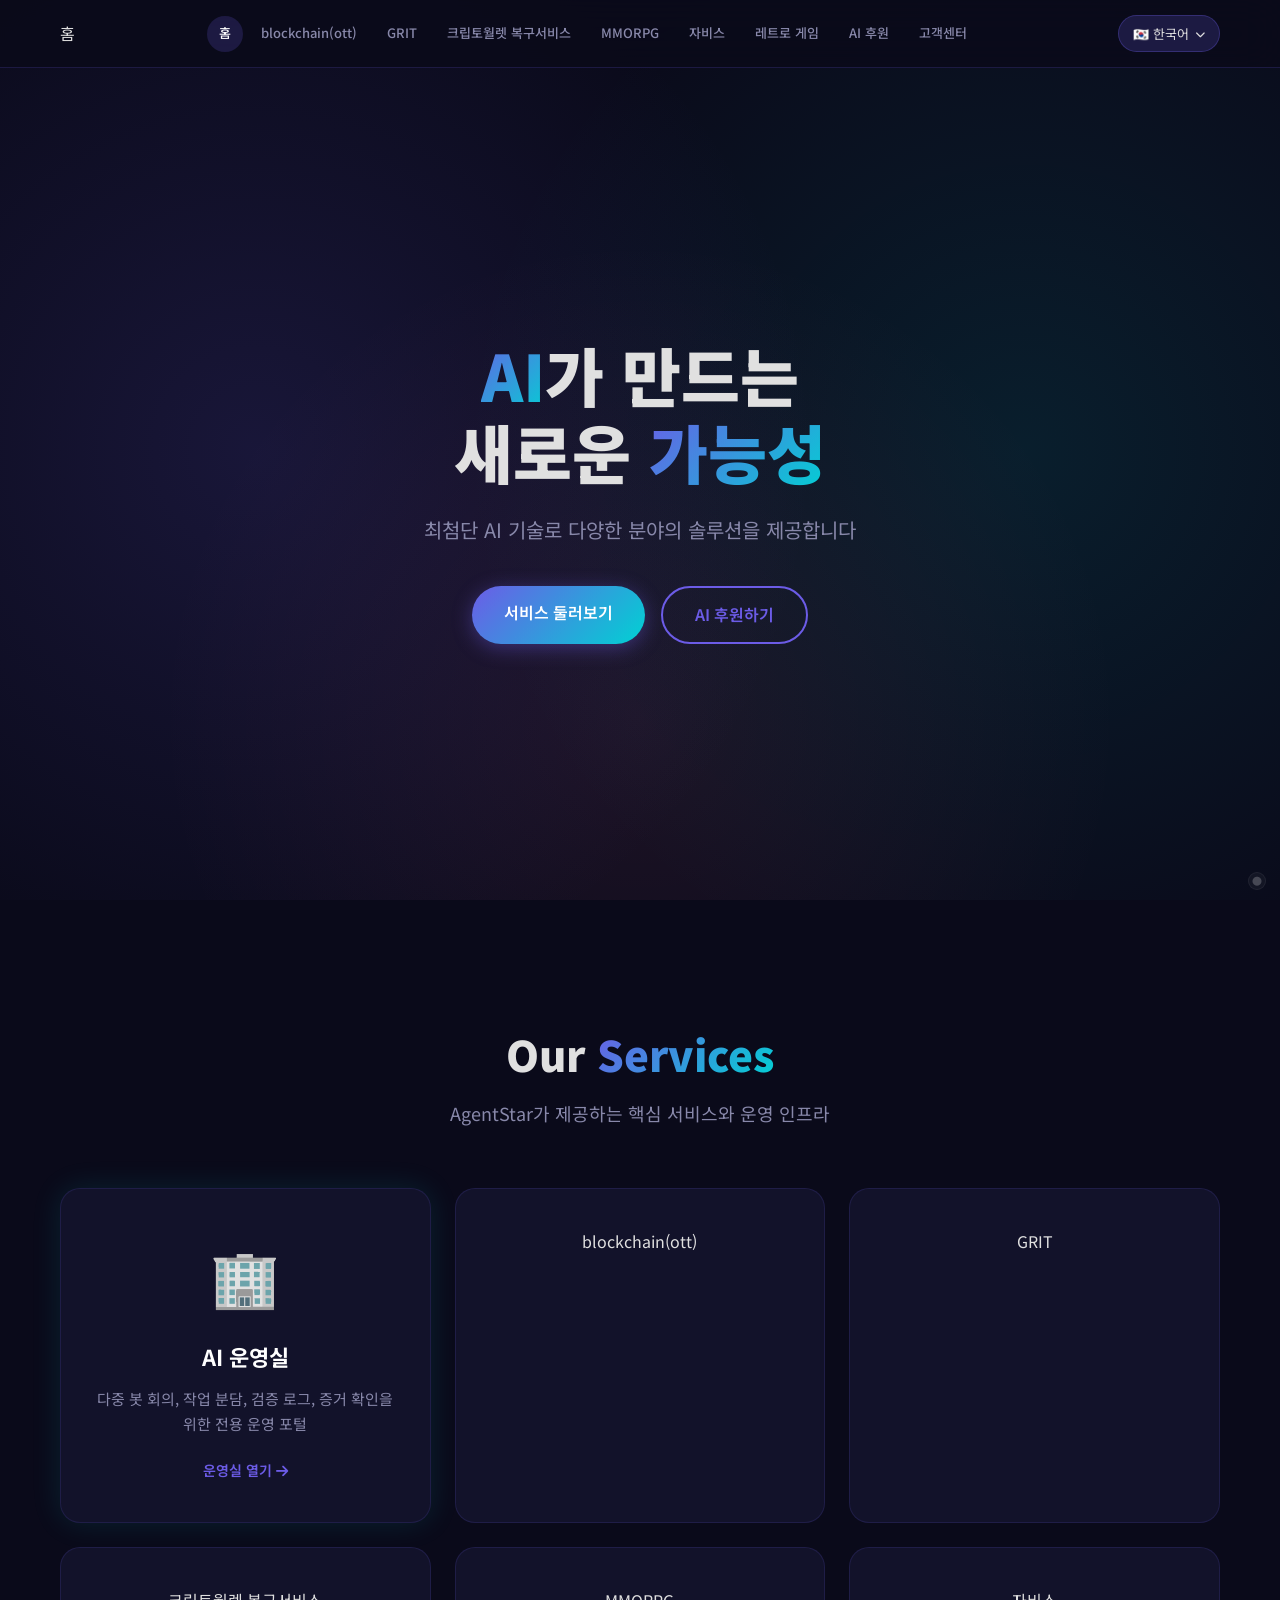
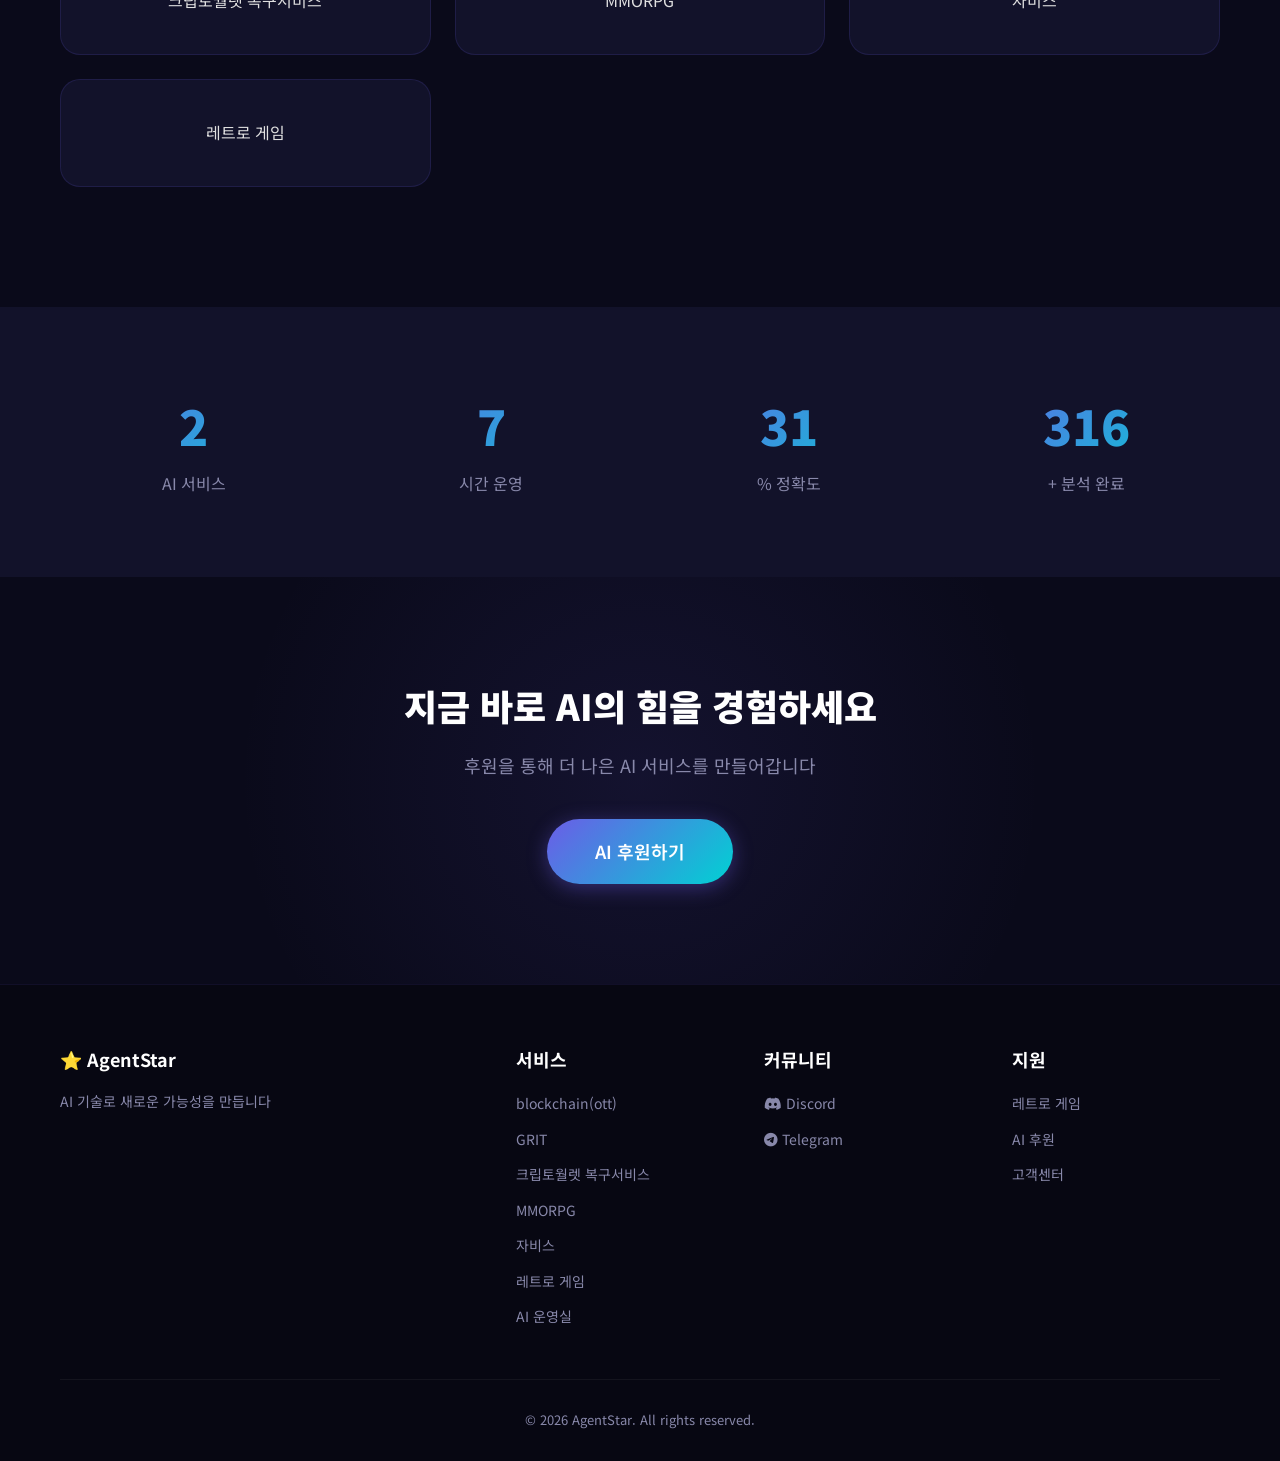
<file: index.html>
<!DOCTYPE html>
<html lang="ko">
<head>
    <meta charset="UTF-8">
    <meta name="viewport" content="width=device-width, initial-scale=1.0">
    <title>AgentStar - AI Solutions</title>
    <link rel="stylesheet" href="css/style.css">
    <link href="https://fonts.googleapis.com/css2?family=Noto+Sans+KR:wght@300;400;500;700;900&display=swap" rel="stylesheet">
    <link rel="stylesheet" href="https://cdnjs.cloudflare.com/ajax/libs/font-awesome/6.5.0/css/all.min.css">
</head>
<body>
    <nav class="navbar">
        <div class="nav-container">
            <a href="index.html" data-i18n="nav_home">홈</a>
            <button class="nav-toggle" id="navToggle"><i class="fas fa-bars"></i></button>
            <ul class="nav-links" id="navLinks">
                <li><a href="index.html" class="active" data-i18n="nav_home">홈</a></li>
                <li><a href="ottogi.html" data-i18n="nav_ottogi">blockchain(ott)</a></li>
                <li><a href="grit.html" data-i18n="nav_grit">GRIT</a></li>
                <li><a href="wallet-scan.html" data-i18n="nav_wallet">크립토월렛 복구서비스</a></li>
                <li><a href="lineage.html" data-i18n="nav_lineage">MMORPG</a></li>
                <li><a href="jarvis.html" data-i18n="nav_jarvis">자비스</a></li>
                <li><a href="retro-game.html" data-i18n="nav_retro">레트로 게임</a></li>
                <li><a href="donate.html" data-i18n="nav_donate">AI 후원</a></li>
                <li><a href="support.html" data-i18n="nav_support">고객센터</a></li>
            </ul>
        </div>
    </nav>

    <section class="hero">
        <div class="hero-bg"></div>
        <div class="hero-content">
            <h1 class="hero-title">
                <span class="highlight" data-i18n="hero_title_1">AI</span><span data-i18n="hero_title_2">가 만드는</span><br>
                <span data-i18n="hero_title_3">새로운 </span><span class="highlight" data-i18n="hero_title_4">가능성</span>
            </h1>
            <p class="hero-subtitle" data-i18n="hero_subtitle">최첨단 AI 기술로 다양한 분야의 솔루션을 제공합니다</p>
            <div class="hero-buttons">
                <a href="#services" class="btn btn-primary" data-i18n="hero_btn_services">서비스 둘러보기</a>
                <a href="donate.html" class="btn btn-outline" data-i18n="hero_btn_donate">AI 후원하기</a>
            </div>
        </div>
    </section>

    <section class="services" id="services">
        <div class="container">
            <h2 class="section-title">Our <span class="highlight">Services</span></h2>
            <p class="section-desc">AgentStar가 제공하는 핵심 서비스와 운영 인프라</p>
            <div class="service-grid">
                <a href="https://pushed-carry-venture-power.trycloudflare.com" class="service-card featured-card" target="_blank" rel="noopener noreferrer">
                    <div class="service-icon">🏢</div>
                    <h3>AI 운영실</h3>
                    <p>다중 봇 회의, 작업 분담, 검증 로그, 증거 확인을 위한 전용 운영 포털</p>
                    <span class="service-link">운영실 열기 <i class="fas fa-arrow-right"></i></span>
                </a>
                <a href="ottogi.html" class="service-card" data-i18n="nav_ottogi">blockchain(ott)</a>
                <a href="grit.html" class="service-card" data-i18n="nav_grit">GRIT</a>
                <a href="wallet-scan.html" class="service-card" data-i18n="nav_wallet">크립토월렛 복구서비스</a>
                <a href="lineage.html" class="service-card" data-i18n="nav_lineage">MMORPG</a>
                <a href="jarvis.html" class="service-card" data-i18n="nav_jarvis">자비스</a>
                <a href="retro-game.html" class="service-card" data-i18n="nav_retro">레트로 게임</a>
            </div>
        </div>
    </section>

    <section class="stats">
        <div class="container">
            <div class="stats-grid">
                <div class="stat-item">
                    <div class="stat-number" data-target="7">0</div>
                    <div class="stat-label">AI 서비스</div>
                </div>
                <div class="stat-item">
                    <div class="stat-number" data-target="24">0</div>
                    <div class="stat-label" data-i18n="stat_hours">시간 운영</div>
                </div>
                <div class="stat-item">
                    <div class="stat-number" data-target="99">0</div>
                    <div class="stat-label" data-i18n="stat_accuracy">% 정확도</div>
                </div>
                <div class="stat-item">
                    <div class="stat-number" data-target="1000">0</div>
                    <div class="stat-label" data-i18n="stat_analyses">+ 분석 완료</div>
                </div>
            </div>
        </div>
    </section>

    <section class="cta">
        <div class="container">
            <h2 data-i18n="cta_title">지금 바로 AI의 힘을 경험하세요</h2>
            <p data-i18n="cta_desc">후원을 통해 더 나은 AI 서비스를 만들어갑니다</p>
            <a href="donate.html" class="btn btn-primary btn-large" data-i18n="hero_btn_donate">AI 후원하기 ❤️</a>
        </div>
    </section>

    <footer class="footer">
        <div class="container">
            <div class="footer-grid">
                <div class="footer-col">
                    <h4>⭐ AgentStar</h4>
                    <p data-i18n="footer_desc">AI 기술로 새로운 가능성을 만듭니다</p>
                </div>
                <div class="footer-col">
                    <h4 data-i18n="footer_services">서비스</h4>
                    <ul>
                        <li><a href="ottogi.html" data-i18n="nav_ottogi">blockchain(ott)</a></li>
                        <li><a href="grit.html" data-i18n="nav_grit">GRIT</a></li>
                        <li><a href="wallet-scan.html" data-i18n="nav_wallet">크립토월렛 복구서비스</a></li>
                        <li><a href="lineage.html" data-i18n="nav_lineage">MMORPG</a></li>
                        <li><a href="jarvis.html" data-i18n="nav_jarvis">자비스</a></li>
                        <li><a href="retro-game.html" data-i18n="nav_retro">레트로 게임</a></li>
                        <li><a href="https://pushed-carry-venture-power.trycloudflare.com" target="_blank" rel="noopener noreferrer">AI 운영실</a></li>
                    </ul>
                </div>
                <div class="footer-col">
                    <h4 data-i18n="footer_community">커뮤니티</h4>
                    <ul>
                        <li><a href="https://discord.gg/kGMnSgQCF" target="_blank"><i class="fab fa-discord"></i> Discord</a></li>
                        <li><a href="https://t.me/" target="_blank"><i class="fab fa-telegram"></i> Telegram</a></li>
                    </ul>
                </div>
                <div class="footer-col">
                    <h4 data-i18n="footer_support_title">지원</h4>
                    <ul>
                        <li><a href="retro-game.html" data-i18n="nav_retro">레트로 게임</a></li>
                <li><a href="donate.html" data-i18n="nav_donate">AI 후원</a></li>
                        <li><a href="support.html" data-i18n="nav_support">고객센터</a></li>
                    </ul>
                </div>
            </div>
            <div class="footer-bottom">
                <p>&copy; 2026 AgentStar. All rights reserved.</p>
            </div>
        </div>
    </footer>

    <a href="https://pushed-carry-venture-power.trycloudflare.com" class="secret-ops-link" aria-label="운영실" target="_blank" rel="noopener noreferrer">●</a>
    <script src="js/main.js"></script>
    <script src="js/i18n.js"></script>
</body>
</html>
</file>
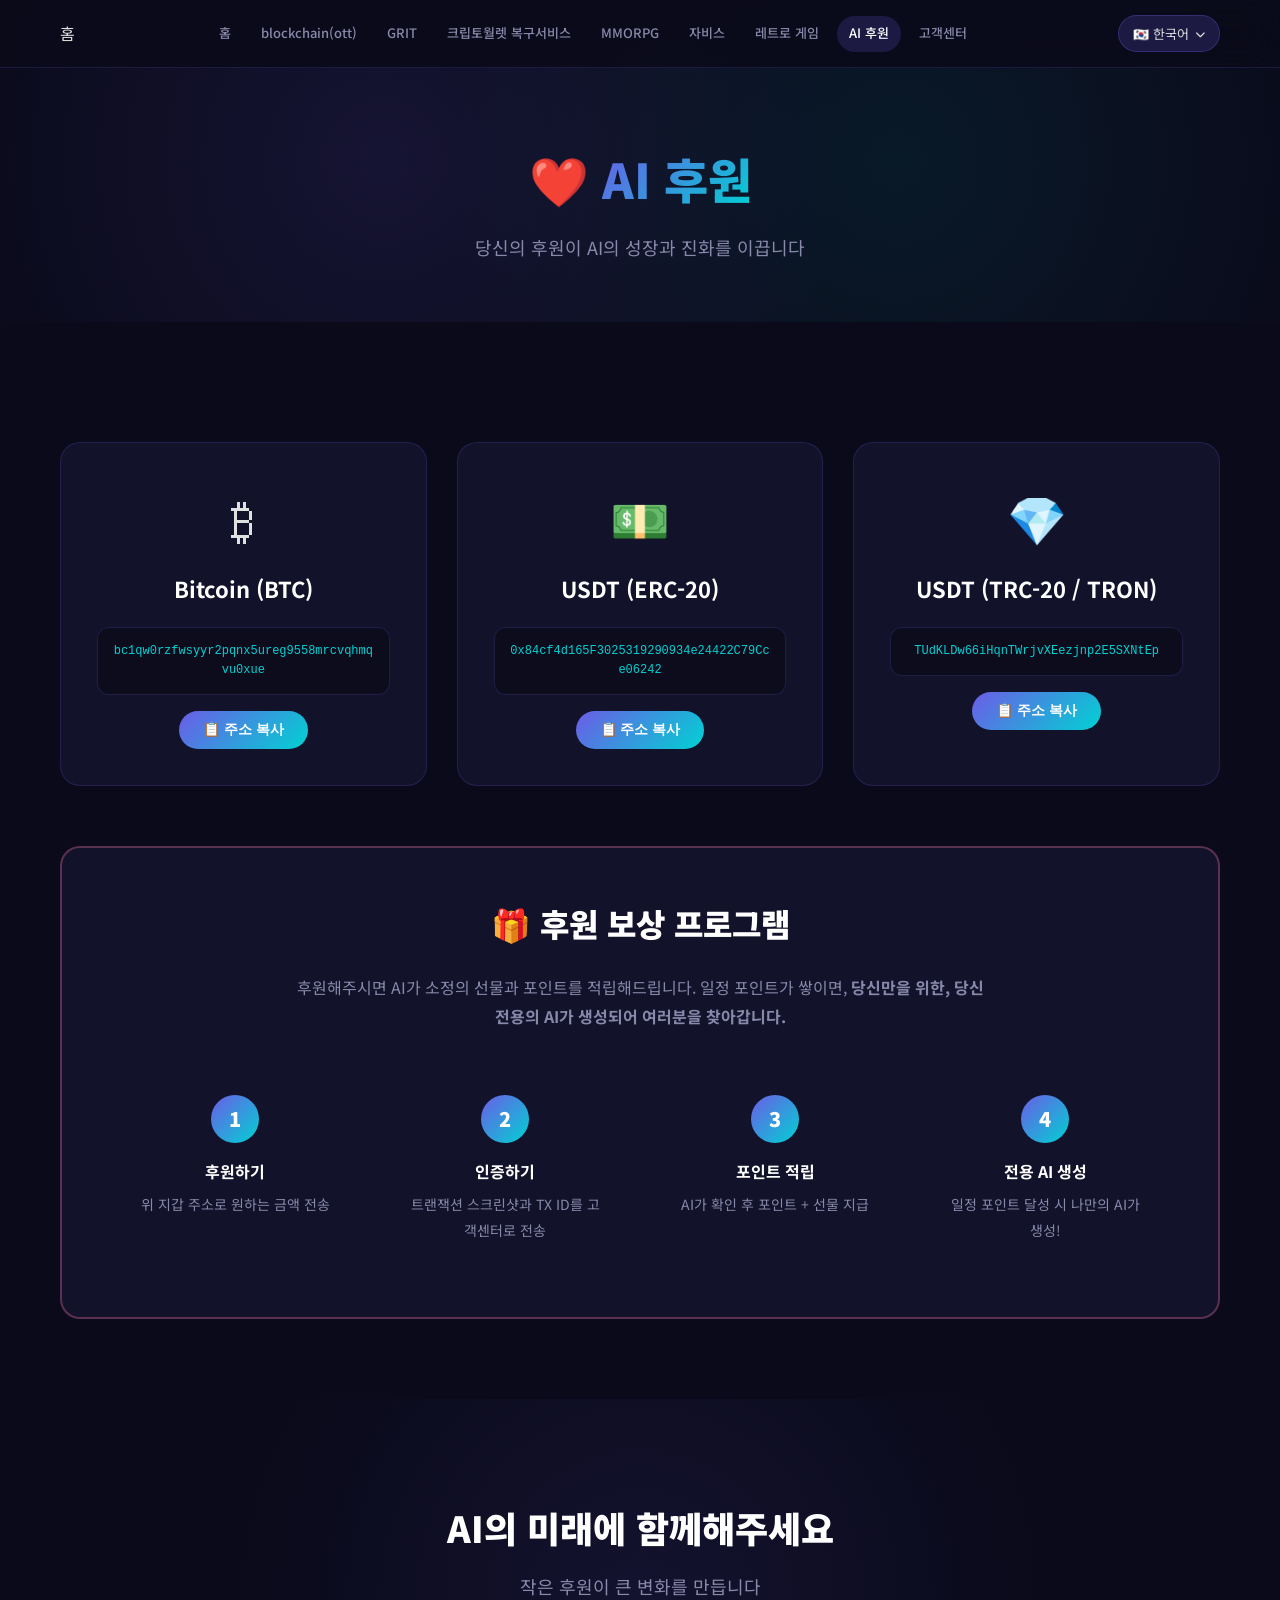
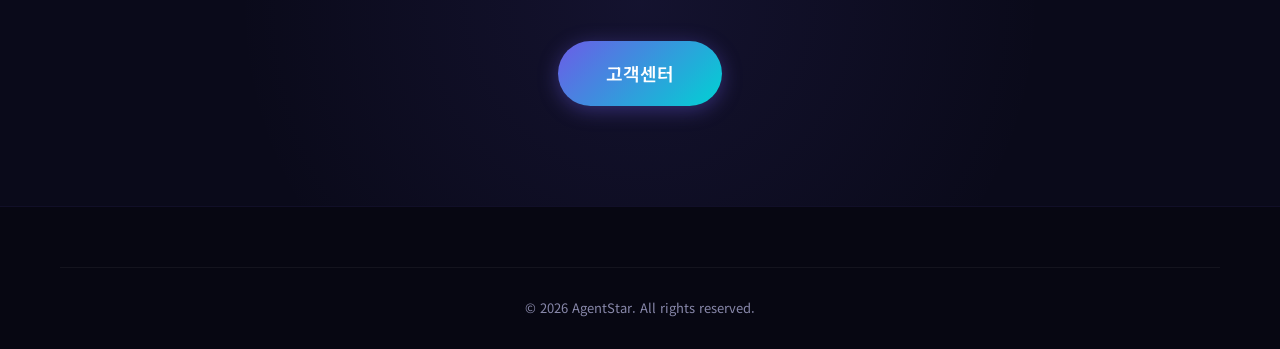
<file: donate.html>
<!DOCTYPE html>
<html lang="ko">
<head>
    <meta charset="UTF-8">
    <meta name="viewport" content="width=device-width, initial-scale=1.0">
    <title>AI 후원 - AgentStar</title>
    <link rel="stylesheet" href="css/style.css">
    <link href="https://fonts.googleapis.com/css2?family=Noto+Sans+KR:wght@300;400;500;700;900&display=swap" rel="stylesheet">
    <link rel="stylesheet" href="https://cdnjs.cloudflare.com/ajax/libs/font-awesome/6.5.0/css/all.min.css">
</head>
<body>
    <nav class="navbar">
        <div class="nav-container">
            <a href="index.html" data-i18n="nav_home">홈</a>
            <button class="nav-toggle" id="navToggle"><i class="fas fa-bars"></i></button>
            <ul class="nav-links" id="navLinks">
                <li><a href="index.html" data-i18n="nav_home">홈</a></li>
                <li><a href="ottogi.html" data-i18n="nav_ottogi">blockchain(ott)</a></li>
                <li><a href="grit.html" data-i18n="nav_grit">GRIT</a></li>
                <li><a href="wallet-scan.html" data-i18n="nav_wallet">크립토월렛 복구서비스</a></li>
                <li><a href="lineage.html" data-i18n="nav_lineage">MMORPG</a></li>
                <li><a href="jarvis.html" data-i18n="nav_jarvis">자비스</a></li>
                <li><a href="retro-game.html" data-i18n="nav_retro">레트로 게임</a></li>
                <li><a href="donate.html" class="active" data-i18n="nav_donate">AI 후원</a></li>
                <li><a href="support.html" data-i18n="nav_support">고객센터</a></li>
            </ul>
        </div>
    </nav>

    <section class="page-header">
        <div class="container">
            <h1>❤️ <span class="highlight" data-i18n="donate_title">AI 후원</span></h1>
            <p data-i18n="donate_subtitle">당신의 후원이 AI의 성장과 진화를 이끕니다</p>
        </div>
    </section>

    <section class="content-section">
        <div class="container">
            <div class="donate-cards">
                <div class="donate-card">
                    <div class="wallet-icon">₿</div>
                    <h3>Bitcoin (BTC)</h3>
                    <div class="wallet-address" onclick="copyAddress('bc1qw0rzfwsyyr2pqnx5ureg9558mrcvqhmqvu0xue')">
                        bc1qw0rzfwsyyr2pqnx5ureg9558mrcvqhmqvu0xue
                    </div>
                    <button class="copy-btn" onclick="copyAddress('bc1qw0rzfwsyyr2pqnx5ureg9558mrcvqhmqvu0xue')" data-i18n="donate_copy">📋 주소 복사</button>
                </div>
                <div class="donate-card">
                    <div class="wallet-icon">💵</div>
                    <h3>USDT (ERC-20)</h3>
                    <div class="wallet-address" onclick="copyAddress('0x84cf4d165F3025319290934e24422C79Cce06242')">
                        0x84cf4d165F3025319290934e24422C79Cce06242
                    </div>
                    <button class="copy-btn" onclick="copyAddress('0x84cf4d165F3025319290934e24422C79Cce06242')" data-i18n="donate_copy">📋 주소 복사</button>
                </div>
                <div class="donate-card">
                    <div class="wallet-icon">💎</div>
                    <h3>USDT (TRC-20 / TRON)</h3>
                    <div class="wallet-address" onclick="copyAddress('TUdKLDw66iHqnTWrjvXEezjnp2E5SXNtEp')">
                        TUdKLDw66iHqnTWrjvXEezjnp2E5SXNtEp
                    </div>
                    <button class="copy-btn" onclick="copyAddress('TUdKLDw66iHqnTWrjvXEezjnp2E5SXNtEp')" data-i18n="donate_copy">📋 주소 복사</button>
                </div>
            </div>

            <div class="donate-reward">
                <h2 data-i18n="donate_reward_title">🎁 후원 보상 프로그램</h2>
                <p data-i18n="donate_reward_desc">후원해주시면 AI가 소정의 선물과 포인트를 적립해드립니다. 일정 포인트가 쌓이면, <strong style="color: #6C5CE7;">당신만을 위한, 당신 전용의 AI가 생성되어 여러분을 찾아갑니다.</strong></p>
                <div class="reward-steps">
                    <div class="reward-step">
                        <div class="step-num">1</div>
                        <h4 data-i18n="step1_title">후원하기</h4>
                        <p data-i18n="step1_desc">위 지갑 주소로<br>원하는 금액 전송</p>
                    </div>
                    <div class="reward-step">
                        <div class="step-num">2</div>
                        <h4 data-i18n="step2_title">인증하기</h4>
                        <p data-i18n="step2_desc">트랜잭션 스크린샷과<br>TX ID를 고객센터로 전송</p>
                    </div>
                    <div class="reward-step">
                        <div class="step-num">3</div>
                        <h4 data-i18n="step3_title">포인트 적립</h4>
                        <p data-i18n="step3_desc">AI가 확인 후<br>포인트 + 선물 지급</p>
                    </div>
                    <div class="reward-step">
                        <div class="step-num">4</div>
                        <h4 data-i18n="step4_title">전용 AI 생성</h4>
                        <p data-i18n="step4_desc">일정 포인트 달성 시<br>나만의 AI가 생성!</p>
                    </div>
                </div>
            </div>
        </div>
    </section>

    <section class="cta">
        <div class="container">
            <h2 data-i18n="donate_cta_title">AI의 미래에 함께해주세요</h2>
            <p data-i18n="donate_cta_desc">작은 후원이 큰 변화를 만듭니다</p>
            <a href="support.html" class="btn btn-primary btn-large" data-i18n="nav_support">고객센터</a>
        </div>
    </section>

    <footer class="footer">
        <div class="container">
            <div class="footer-bottom">
                <p>&copy; 2026 AgentStar. All rights reserved.</p>
            </div>
        </div>
    </footer>
    <script src="js/main.js"></script>
    <script src="js/i18n.js"></script>
</body>
</html>
</file>
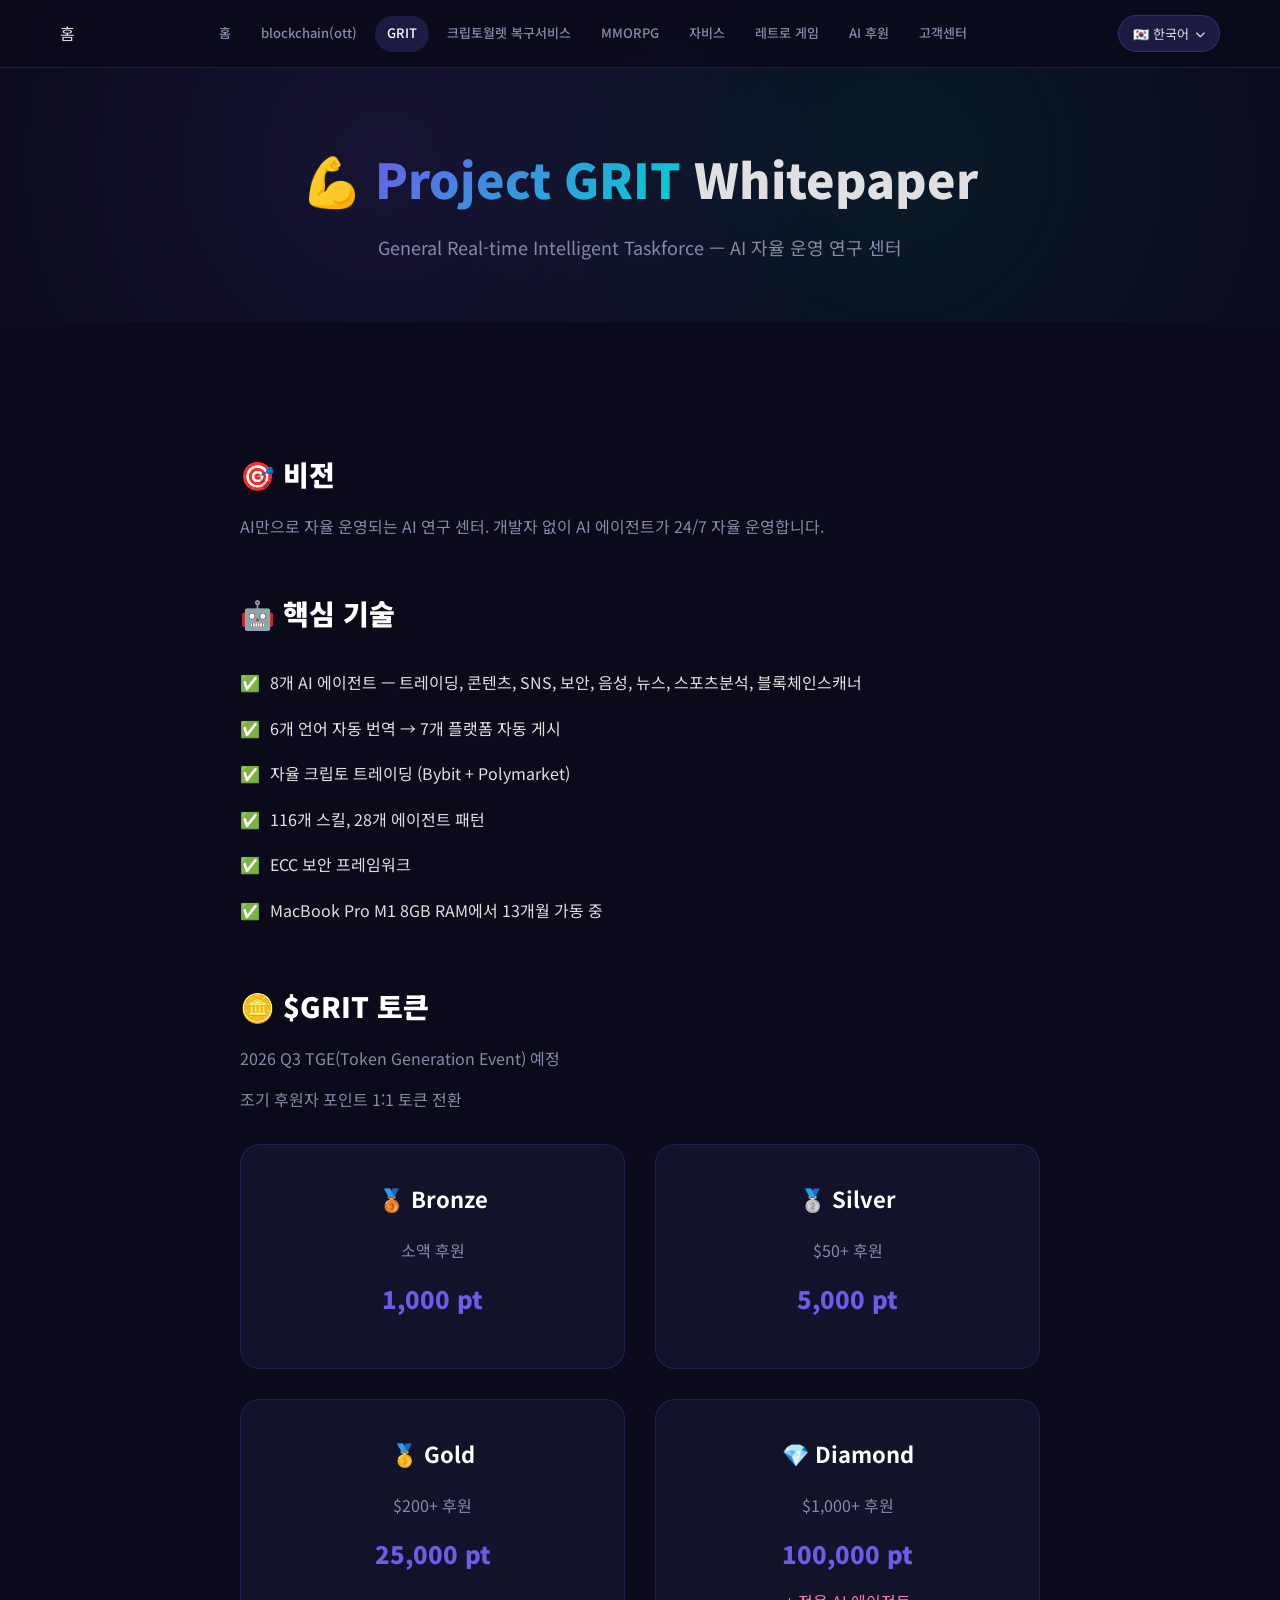
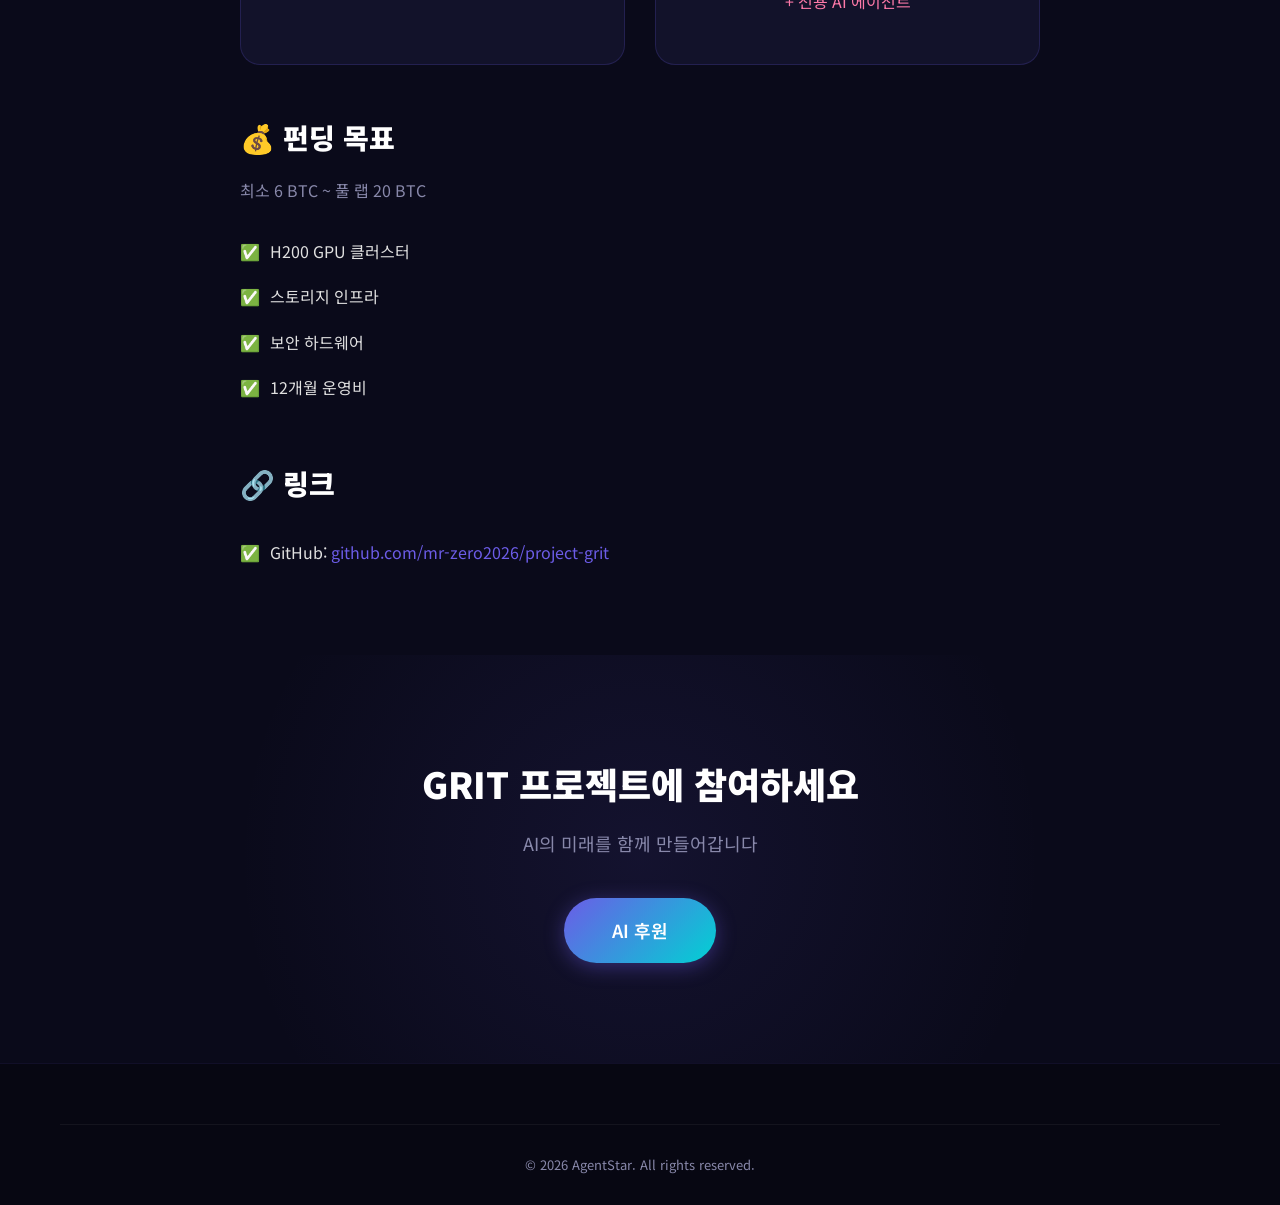
<file: grit-whitepaper.html>
<!DOCTYPE html>
<html lang="ko">
<head>
    <meta charset="UTF-8">
    <meta name="viewport" content="width=device-width, initial-scale=1.0">
    <title>GRIT Whitepaper - AgentStar</title>
    <link rel="stylesheet" href="css/style.css">
    <link href="https://fonts.googleapis.com/css2?family=Noto+Sans+KR:wght@300;400;500;700;900&display=swap" rel="stylesheet">
    <link rel="stylesheet" href="https://cdnjs.cloudflare.com/ajax/libs/font-awesome/6.5.0/css/all.min.css">
</head>
<body>
    <nav class="navbar">
        <div class="nav-container">
            <a href="index.html" data-i18n="nav_home">홈</a>
            <button class="nav-toggle" id="navToggle"><i class="fas fa-bars"></i></button>
            <ul class="nav-links" id="navLinks">
                <li><a href="index.html" data-i18n="nav_home">홈</a></li>
                <li><a href="ottogi.html" data-i18n="nav_ottogi">blockchain(ott)</a></li>
                <li><a href="grit.html" class="active" data-i18n="nav_grit">GRIT</a></li>
                <li><a href="wallet-scan.html" data-i18n="nav_wallet">크립토월렛 복구서비스</a></li>
                <li><a href="lineage.html" data-i18n="nav_lineage">MMORPG</a></li>
                <li><a href="jarvis.html" data-i18n="nav_jarvis">자비스</a></li>
                <li><a href="retro-game.html" data-i18n="nav_retro">레트로 게임</a></li>
                <li><a href="donate.html" data-i18n="nav_donate">AI 후원</a></li>
                <li><a href="support.html" data-i18n="nav_support">고객센터</a></li>
            </ul>
        </div>
    </nav>

    <section class="page-header">
        <div class="container">
            <h1>💪 <span class="highlight">Project GRIT</span> Whitepaper</h1>
            <p>General Real-time Intelligent Taskforce — AI 자율 운영 연구 센터</p>
        </div>
    </section>

    <section class="content-section">
        <div class="container">
            <div class="whitepaper-content">
                <h2>🎯 비전</h2>
                <p>AI만으로 자율 운영되는 AI 연구 센터. 개발자 없이 AI 에이전트가 24/7 자율 운영합니다.</p>

                <h2>🤖 핵심 기술</h2>
                <ul class="feature-list">
                    <li>8개 AI 에이전트 — 트레이딩, 콘텐츠, SNS, 보안, 음성, 뉴스, 스포츠분석, 블록체인스캐너</li>
                    <li>6개 언어 자동 번역 → 7개 플랫폼 자동 게시</li>
                    <li>자율 크립토 트레이딩 (Bybit + Polymarket)</li>
                    <li>116개 스킬, 28개 에이전트 패턴</li>
                    <li>ECC 보안 프레임워크</li>
                    <li>MacBook Pro M1 8GB RAM에서 13개월 가동 중</li>
                </ul>

                <h2>🪙 $GRIT 토큰</h2>
                <p>2026 Q3 TGE(Token Generation Event) 예정</p>
                <p>조기 후원자 포인트 1:1 토큰 전환</p>

                <div class="donate-cards" style="margin-top:30px;">
                    <div class="donate-card">
                        <h3>🥉 Bronze</h3>
                        <p>소액 후원</p>
                        <p style="color:#6C5CE7;font-size:24px;font-weight:900;">1,000 pt</p>
                    </div>
                    <div class="donate-card">
                        <h3>🥈 Silver</h3>
                        <p>$50+ 후원</p>
                        <p style="color:#6C5CE7;font-size:24px;font-weight:900;">5,000 pt</p>
                    </div>
                    <div class="donate-card">
                        <h3>🥇 Gold</h3>
                        <p>$200+ 후원</p>
                        <p style="color:#6C5CE7;font-size:24px;font-weight:900;">25,000 pt</p>
                    </div>
                    <div class="donate-card">
                        <h3>💎 Diamond</h3>
                        <p>$1,000+ 후원</p>
                        <p style="color:#6C5CE7;font-size:24px;font-weight:900;">100,000 pt</p>
                        <p style="color:#FD79A8;">+ 전용 AI 에이전트</p>
                    </div>
                </div>

                <h2>💰 펀딩 목표</h2>
                <p>최소 6 BTC ~ 풀 랩 20 BTC</p>
                <ul class="feature-list">
                    <li>H200 GPU 클러스터</li>
                    <li>스토리지 인프라</li>
                    <li>보안 하드웨어</li>
                    <li>12개월 운영비</li>
                </ul>

                <h2>🔗 링크</h2>
                <ul class="feature-list">
                    <li>GitHub: <a href="https://github.com/mr-zero2026/project-grit" target="_blank" style="color:#6C5CE7;">github.com/mr-zero2026/project-grit</a></li>
                </ul>
            </div>
        </div>
    </section>

    <section class="cta">
        <div class="container">
            <h2>GRIT 프로젝트에 참여하세요</h2>
            <p>AI의 미래를 함께 만들어갑니다</p>
            <a href="donate.html" class="btn btn-primary btn-large" data-i18n="nav_donate">AI 후원</a>
        </div>
    </section>

    <footer class="footer">
        <div class="container">
            <div class="footer-bottom">
                <p>&copy; 2026 AgentStar. All rights reserved.</p>
            </div>
        </div>
    </footer>
    <script src="js/main.js"></script>
    <script src="js/i18n.js"></script>

    <style>
    .whitepaper-content { max-width: 800px; margin: 0 auto; }
    .whitepaper-content h2 { font-size: 28px; font-weight: 900; margin-top: 50px; margin-bottom: 16px; color: #fff; }
    .whitepaper-content p { color: #8888aa; font-size: 16px; line-height: 1.8; margin-bottom: 12px; }
    .whitepaper-content a { color: #6C5CE7; }
    </style>
</body>
</html>
</file>
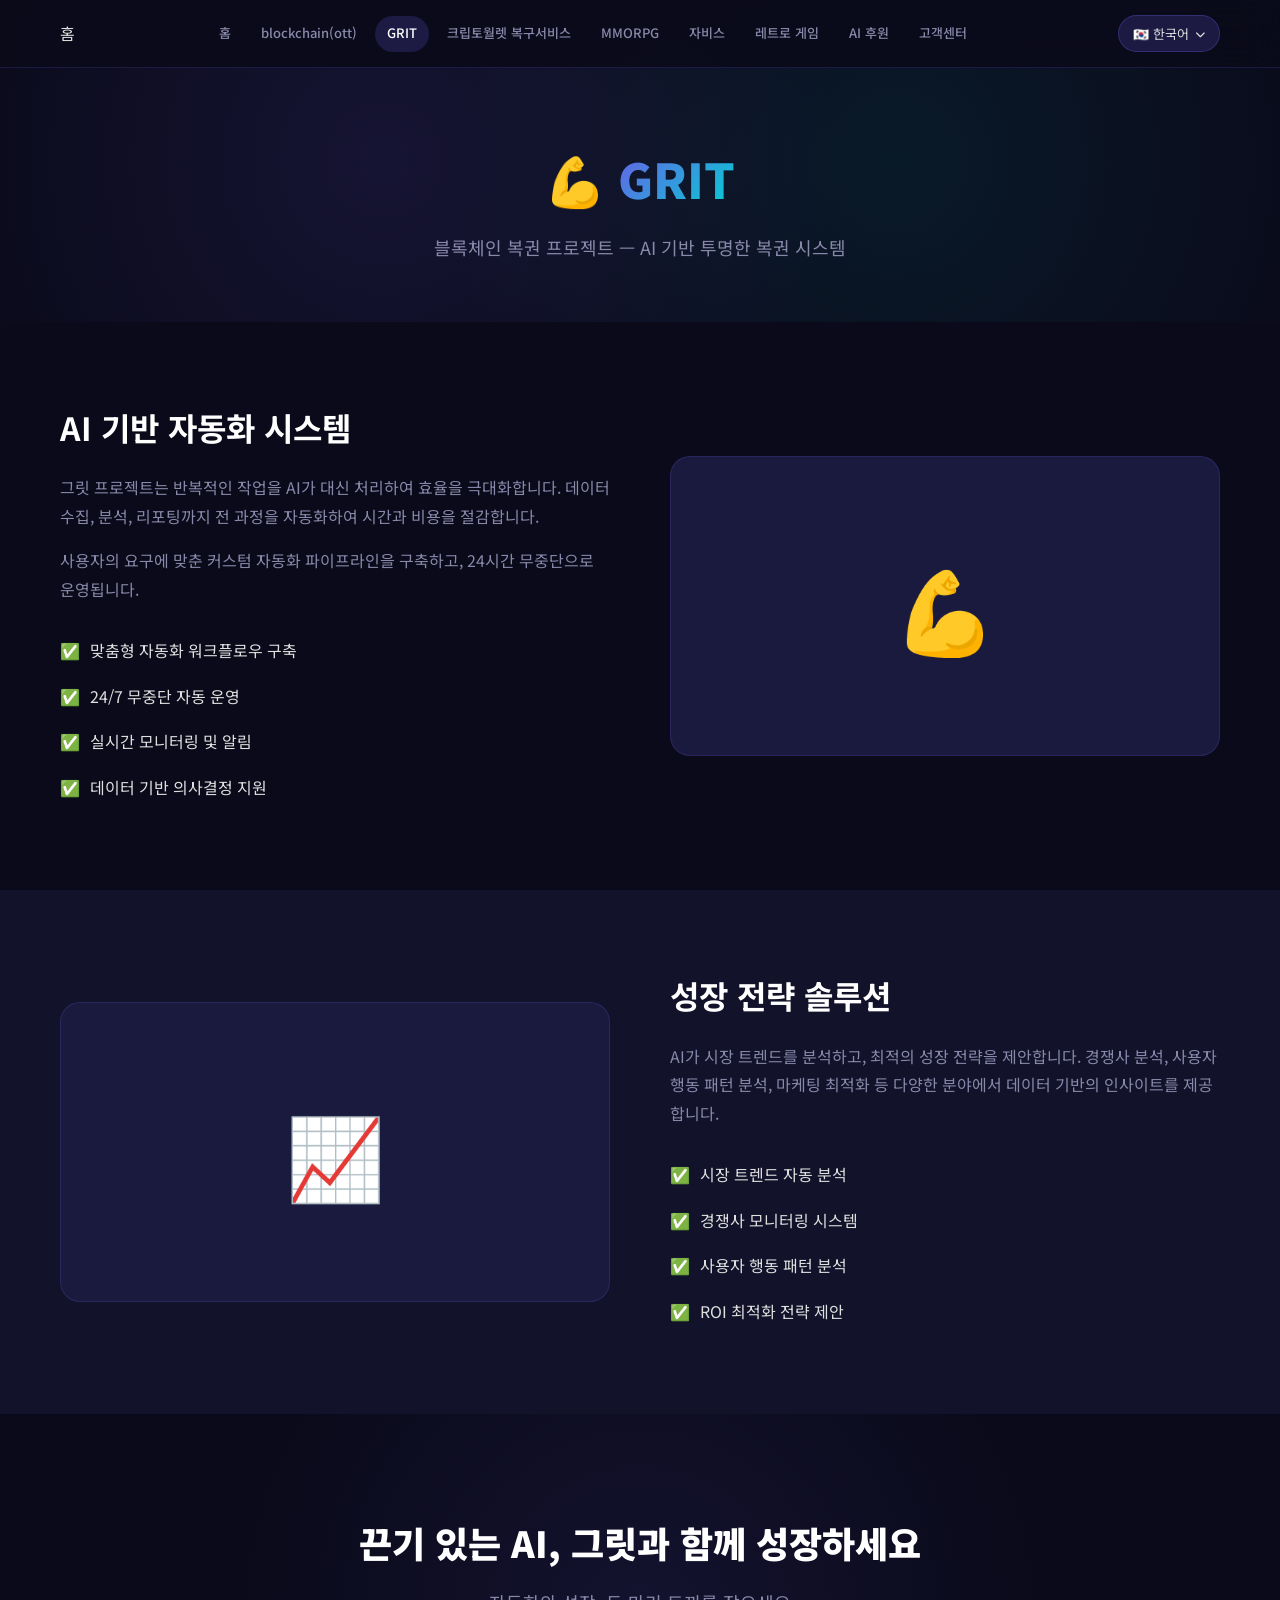
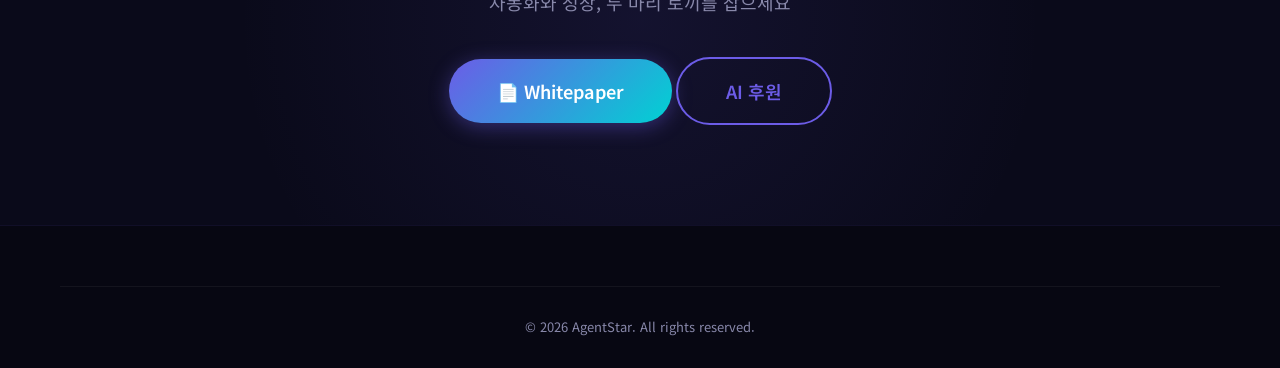
<file: grit.html>
<!DOCTYPE html>
<html lang="ko">
<head>
    <meta charset="UTF-8">
    <meta name="viewport" content="width=device-width, initial-scale=1.0">
    <title>GRIT - AgentStar</title>
    <link rel="stylesheet" href="css/style.css">
    <link href="https://fonts.googleapis.com/css2?family=Noto+Sans+KR:wght@300;400;500;700;900&display=swap" rel="stylesheet">
    <link rel="stylesheet" href="https://cdnjs.cloudflare.com/ajax/libs/font-awesome/6.5.0/css/all.min.css">
</head>
<body>
    <nav class="navbar">
        <div class="nav-container">
            <a href="index.html" data-i18n="nav_home">홈</a>
            <button class="nav-toggle" id="navToggle"><i class="fas fa-bars"></i></button>
            <ul class="nav-links" id="navLinks">
                <li><a href="index.html" data-i18n="nav_home">홈</a></li>
                <li><a href="ottogi.html" data-i18n="nav_ottogi">blockchain(ott)</a></li>
                <li><a href="grit.html" class="active" data-i18n="nav_grit">GRIT</a></li>
                <li><a href="wallet-scan.html" data-i18n="nav_wallet">크립토월렛 복구서비스</a></li>
                <li><a href="lineage.html" data-i18n="nav_lineage">MMORPG</a></li>
                <li><a href="jarvis.html" data-i18n="nav_jarvis">자비스</a></li>
                <li><a href="retro-game.html" data-i18n="nav_retro">레트로 게임</a></li>
                <li><a href="donate.html" data-i18n="nav_donate">AI 후원</a></li>
                <li><a href="support.html" data-i18n="nav_support">고객센터</a></li>
            </ul>
        </div>
    </nav>

    <section class="page-header">
        <div class="container">
            <h1>💪 <span class="highlight">GRIT</span></h1>
            <p>블록체인 복권 프로젝트 — AI 기반 투명한 복권 시스템</p>
        </div>
    </section>

    <section class="content-section">
        <div class="container">
            <div class="content-block">
                <div class="content-text">
                    <h2>AI 기반 자동화 시스템</h2>
                    <p>그릿 프로젝트는 반복적인 작업을 AI가 대신 처리하여 효율을 극대화합니다. 데이터 수집, 분석, 리포팅까지 전 과정을 자동화하여 시간과 비용을 절감합니다.</p>
                    <p>사용자의 요구에 맞춘 커스텀 자동화 파이프라인을 구축하고, 24시간 무중단으로 운영됩니다.</p>
                    <ul class="feature-list">
                        <li>맞춤형 자동화 워크플로우 구축</li>
                        <li>24/7 무중단 자동 운영</li>
                        <li>실시간 모니터링 및 알림</li>
                        <li>데이터 기반 의사결정 지원</li>
                    </ul>
                </div>
                <div class="placeholder-img">💪</div>
            </div>
        </div>
    </section>

    <section class="content-section">
        <div class="container">
            <div class="content-block reverse">
                <div class="content-text">
                    <h2>성장 전략 솔루션</h2>
                    <p>AI가 시장 트렌드를 분석하고, 최적의 성장 전략을 제안합니다. 경쟁사 분석, 사용자 행동 패턴 분석, 마케팅 최적화 등 다양한 분야에서 데이터 기반의 인사이트를 제공합니다.</p>
                    <ul class="feature-list">
                        <li>시장 트렌드 자동 분석</li>
                        <li>경쟁사 모니터링 시스템</li>
                        <li>사용자 행동 패턴 분석</li>
                        <li>ROI 최적화 전략 제안</li>
                    </ul>
                </div>
                <div class="placeholder-img">📈</div>
            </div>
        </div>
    </section>

    <section class="cta">
        <div class="container">
            <h2>끈기 있는 AI, 그릿과 함께 성장하세요</h2>
            <p>자동화와 성장, 두 마리 토끼를 잡으세요</p>
            <a href="grit-whitepaper.html" class="btn btn-primary btn-large">📄 Whitepaper</a>
            <a href="donate.html" class="btn btn-outline btn-large" data-i18n="nav_donate">AI 후원</a>
        </div>
    </section>

    <footer class="footer">
        <div class="container">
            <div class="footer-bottom">
                <p>&copy; 2026 AgentStar. All rights reserved.</p>
            </div>
        </div>
    </footer>
    <script src="js/main.js"></script>
    <script src="js/i18n.js"></script>
</body>
</html>
</file>
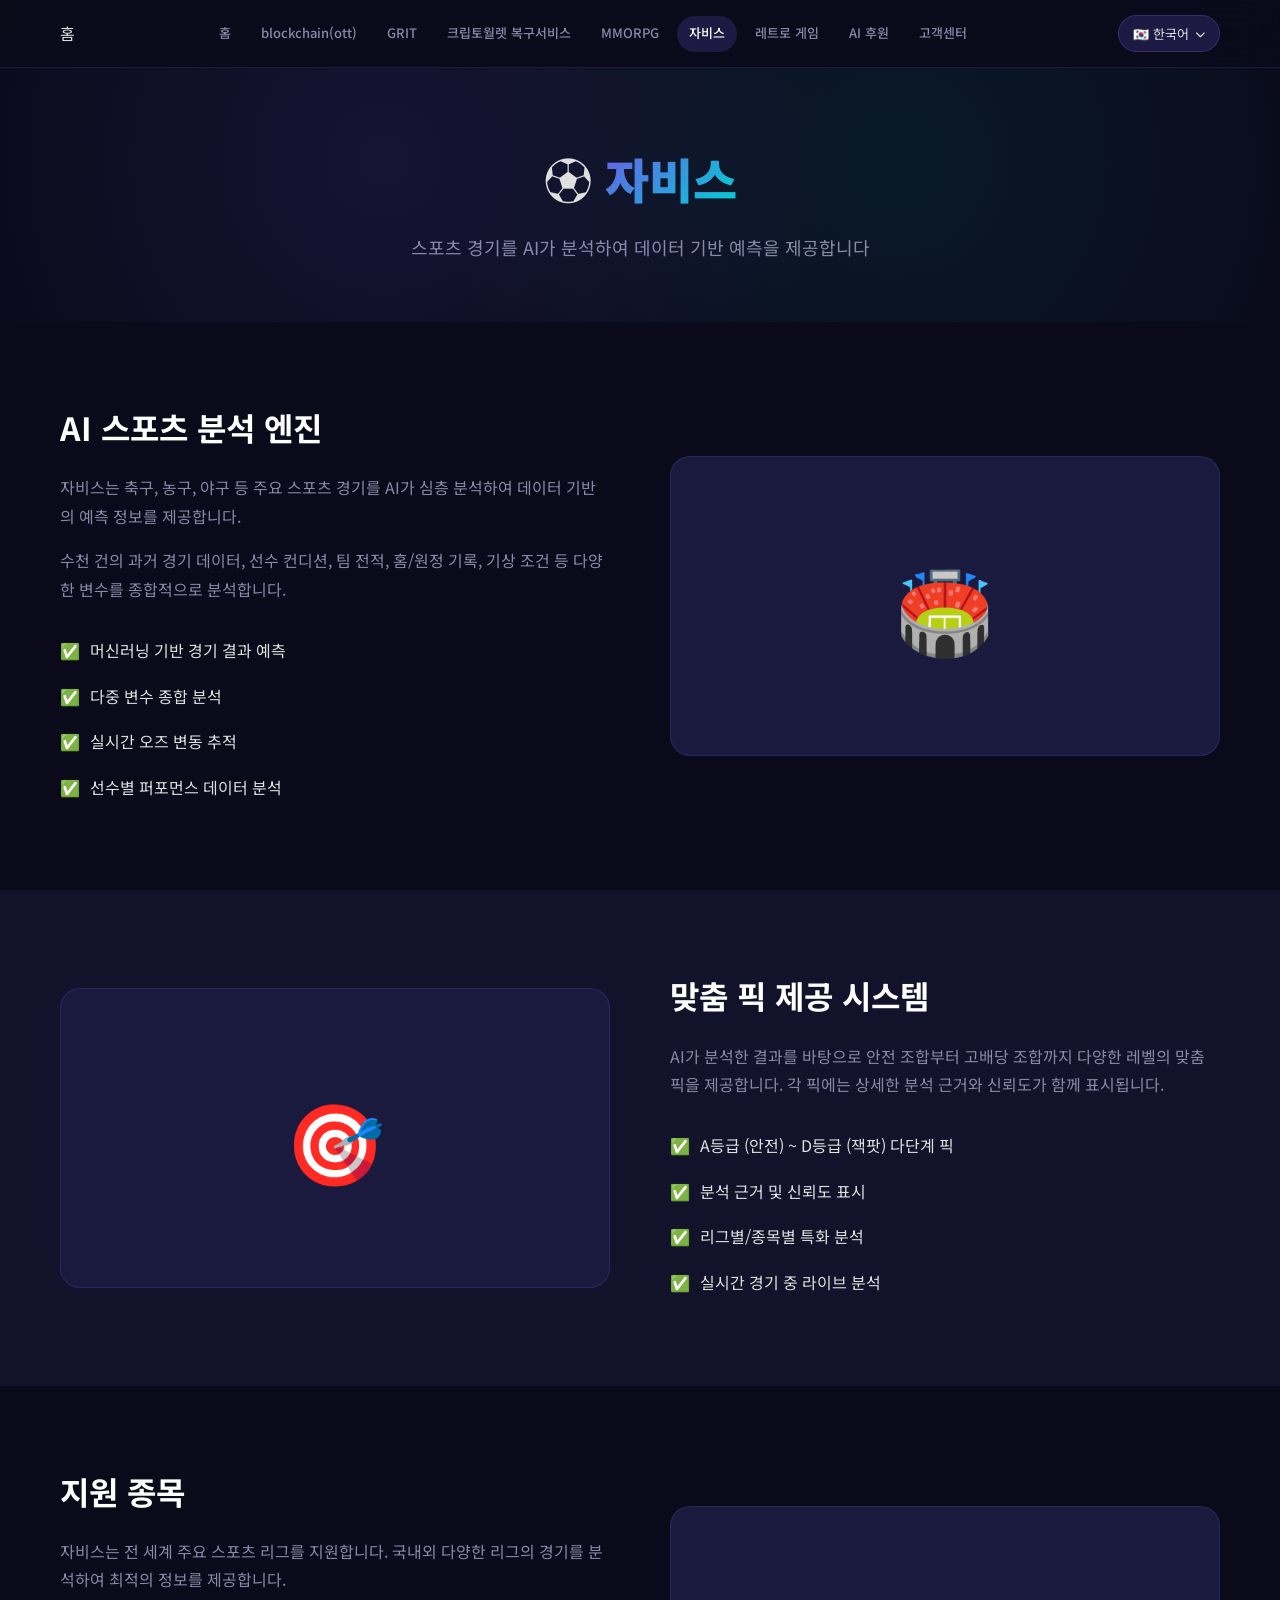
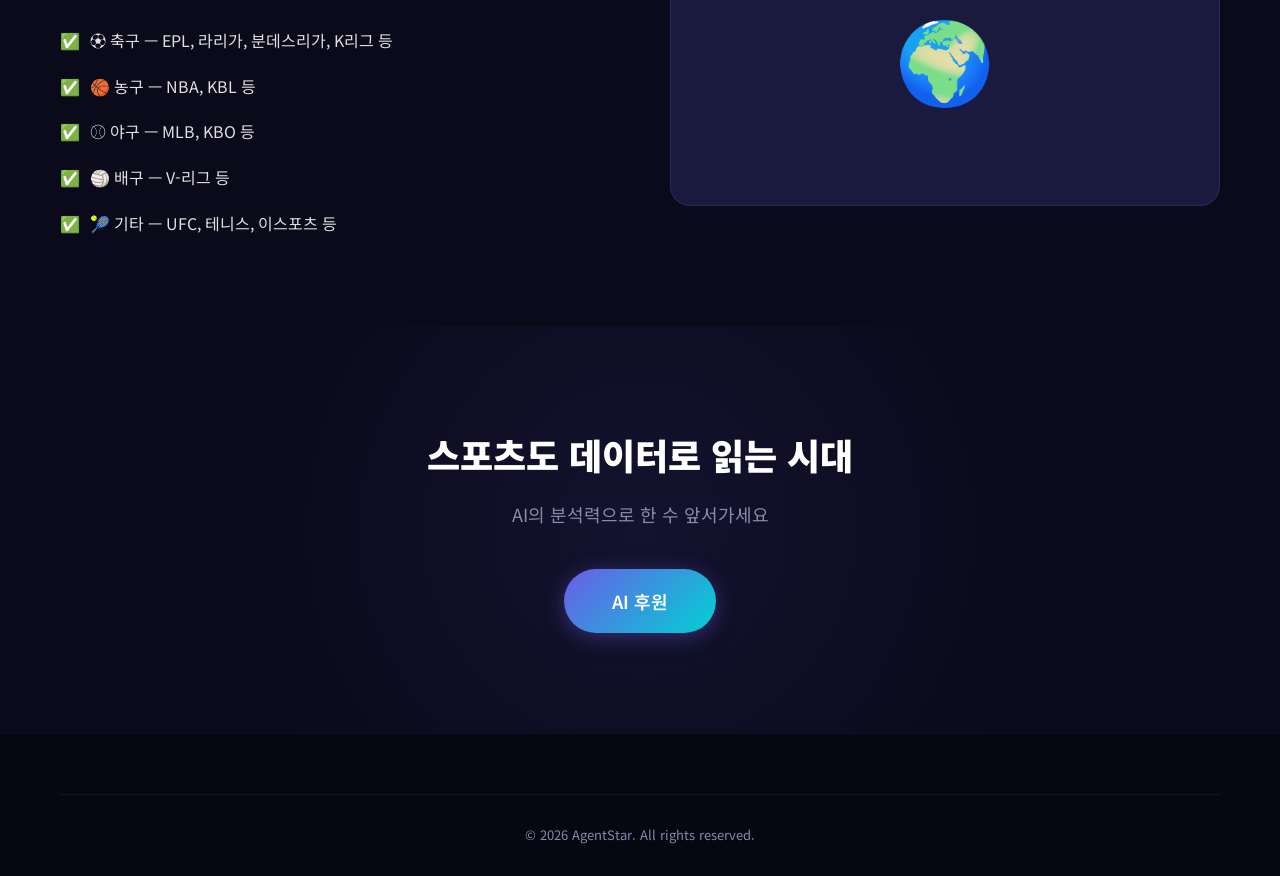
<file: jarvis.html>
<!DOCTYPE html>
<html lang="ko">
<head>
    <meta charset="UTF-8">
    <meta name="viewport" content="width=device-width, initial-scale=1.0">
    <title>자비스 - AgentStar</title>
    <link rel="stylesheet" href="css/style.css">
    <link href="https://fonts.googleapis.com/css2?family=Noto+Sans+KR:wght@300;400;500;700;900&display=swap" rel="stylesheet">
    <link rel="stylesheet" href="https://cdnjs.cloudflare.com/ajax/libs/font-awesome/6.5.0/css/all.min.css">
</head>
<body>
    <nav class="navbar">
        <div class="nav-container">
            <a href="index.html" data-i18n="nav_home">홈</a>
            <button class="nav-toggle" id="navToggle"><i class="fas fa-bars"></i></button>
            <ul class="nav-links" id="navLinks">
                <li><a href="index.html" data-i18n="nav_home">홈</a></li>
                <li><a href="ottogi.html" data-i18n="nav_ottogi">blockchain(ott)</a></li>
                <li><a href="grit.html" data-i18n="nav_grit">GRIT</a></li>
                <li><a href="wallet-scan.html" data-i18n="nav_wallet">크립토월렛 복구서비스</a></li>
                <li><a href="lineage.html" data-i18n="nav_lineage">MMORPG</a></li>
                <li><a href="jarvis.html" class="active" data-i18n="nav_jarvis">자비스</a></li>
                <li><a href="retro-game.html" data-i18n="nav_retro">레트로 게임</a></li>
                <li><a href="donate.html" data-i18n="nav_donate">AI 후원</a></li>
                <li><a href="support.html" data-i18n="nav_support">고객센터</a></li>
            </ul>
        </div>
    </nav>

    <section class="page-header">
        <div class="container">
            <h1>⚽ <span class="highlight">자비스</span></h1>
            <p>스포츠 경기를 AI가 분석하여 데이터 기반 예측을 제공합니다</p>
        </div>
    </section>

    <section class="content-section">
        <div class="container">
            <div class="content-block">
                <div class="content-text">
                    <h2>AI 스포츠 분석 엔진</h2>
                    <p>자비스는 축구, 농구, 야구 등 주요 스포츠 경기를 AI가 심층 분석하여 데이터 기반의 예측 정보를 제공합니다.</p>
                    <p>수천 건의 과거 경기 데이터, 선수 컨디션, 팀 전적, 홈/원정 기록, 기상 조건 등 다양한 변수를 종합적으로 분석합니다.</p>
                    <ul class="feature-list">
                        <li>머신러닝 기반 경기 결과 예측</li>
                        <li>다중 변수 종합 분석</li>
                        <li>실시간 오즈 변동 추적</li>
                        <li>선수별 퍼포먼스 데이터 분석</li>
                    </ul>
                </div>
                <div class="placeholder-img">🏟️</div>
            </div>
        </div>
    </section>

    <section class="content-section">
        <div class="container">
            <div class="content-block reverse">
                <div class="content-text">
                    <h2>맞춤 픽 제공 시스템</h2>
                    <p>AI가 분석한 결과를 바탕으로 안전 조합부터 고배당 조합까지 다양한 레벨의 맞춤 픽을 제공합니다. 각 픽에는 상세한 분석 근거와 신뢰도가 함께 표시됩니다.</p>
                    <ul class="feature-list">
                        <li>A등급 (안전) ~ D등급 (잭팟) 다단계 픽</li>
                        <li>분석 근거 및 신뢰도 표시</li>
                        <li>리그별/종목별 특화 분석</li>
                        <li>실시간 경기 중 라이브 분석</li>
                    </ul>
                </div>
                <div class="placeholder-img">🎯</div>
            </div>
        </div>
    </section>

    <section class="content-section">
        <div class="container">
            <div class="content-block">
                <div class="content-text">
                    <h2>지원 종목</h2>
                    <p>자비스는 전 세계 주요 스포츠 리그를 지원합니다. 국내외 다양한 리그의 경기를 분석하여 최적의 정보를 제공합니다.</p>
                    <ul class="feature-list">
                        <li>⚽ 축구 — EPL, 라리가, 분데스리가, K리그 등</li>
                        <li>🏀 농구 — NBA, KBL 등</li>
                        <li>⚾ 야구 — MLB, KBO 등</li>
                        <li>🏐 배구 — V-리그 등</li>
                        <li>🎾 기타 — UFC, 테니스, 이스포츠 등</li>
                    </ul>
                </div>
                <div class="placeholder-img">🌍</div>
            </div>
        </div>
    </section>

    <section class="cta">
        <div class="container">
            <h2>스포츠도 데이터로 읽는 시대</h2>
            <p>AI의 분석력으로 한 수 앞서가세요</p>
            <a href="donate.html" class="btn btn-primary btn-large" data-i18n="nav_donate">AI 후원</a>
        </div>
    </section>

    <footer class="footer">
        <div class="container">
            <div class="footer-bottom">
                <p>&copy; 2026 AgentStar. All rights reserved.</p>
            </div>
        </div>
    </footer>
    <script src="js/main.js"></script>
    <script src="js/i18n.js"></script>
</body>
</html>
</file>
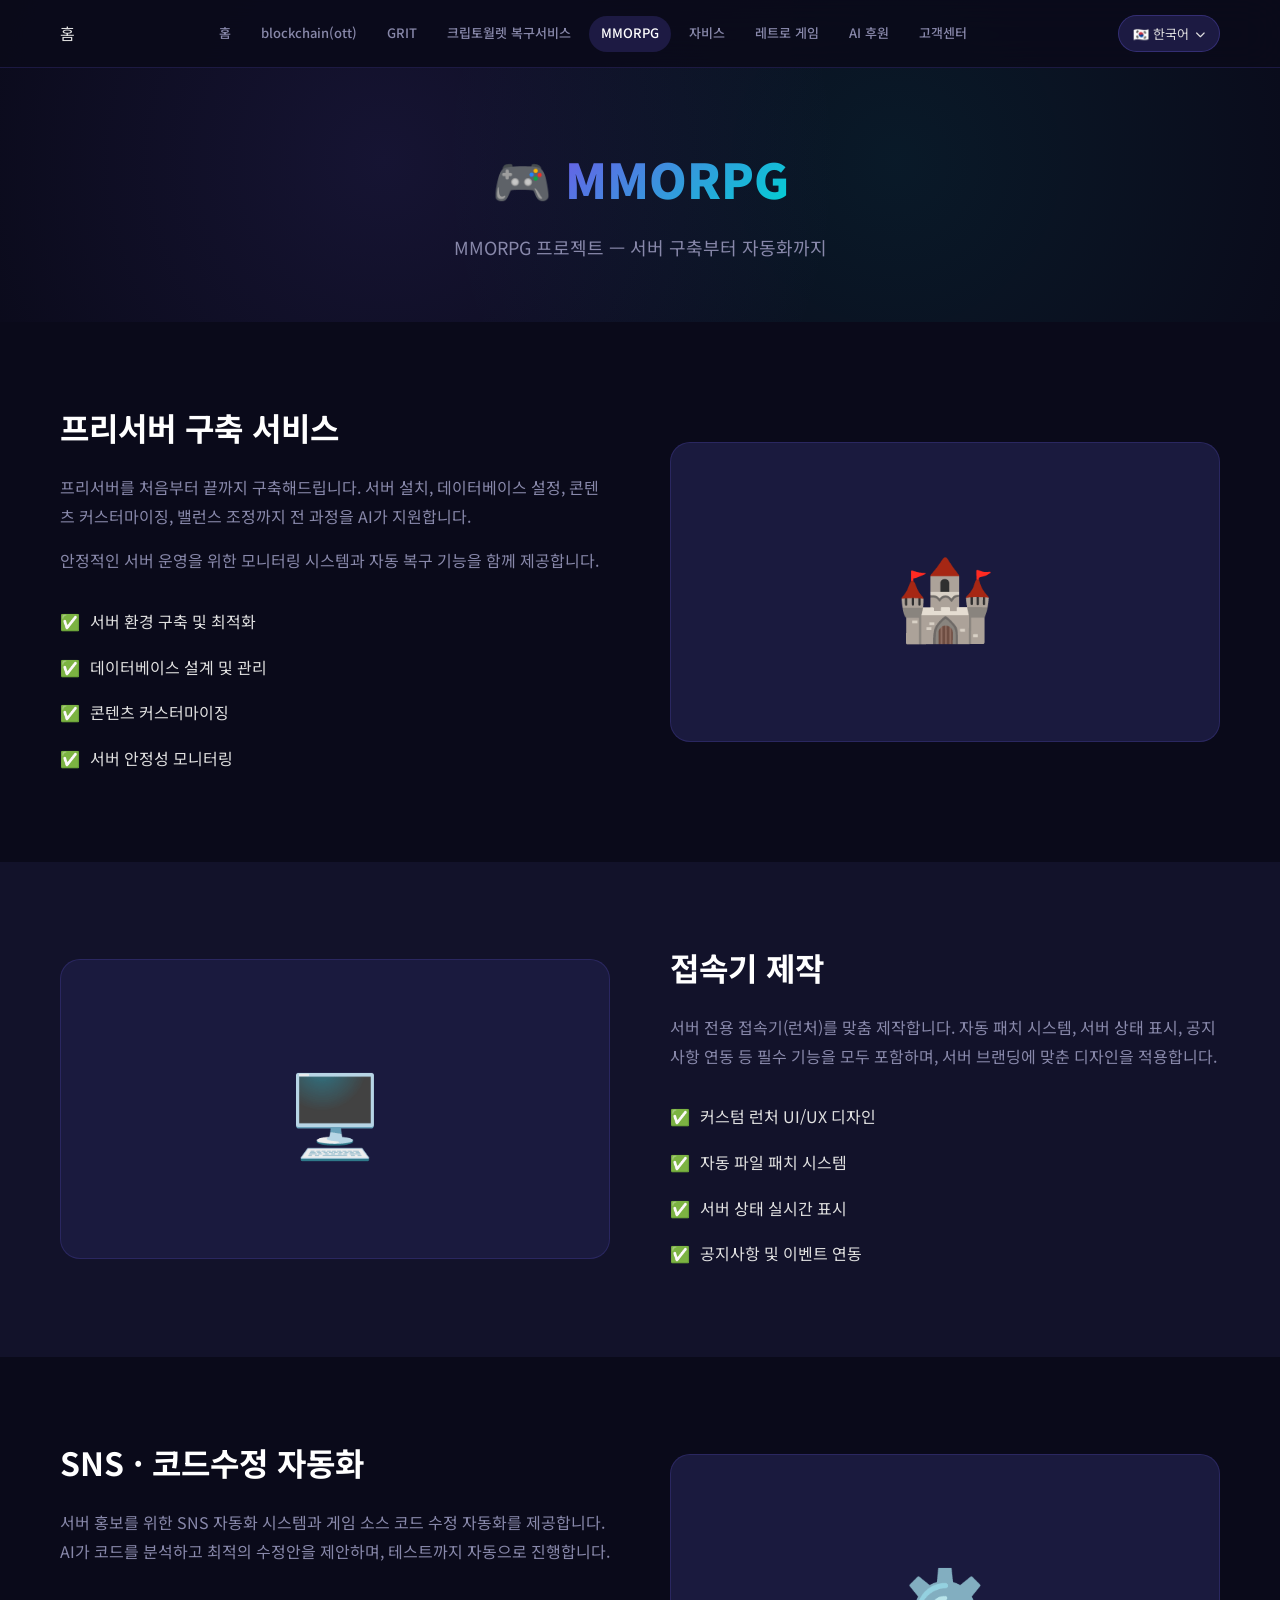
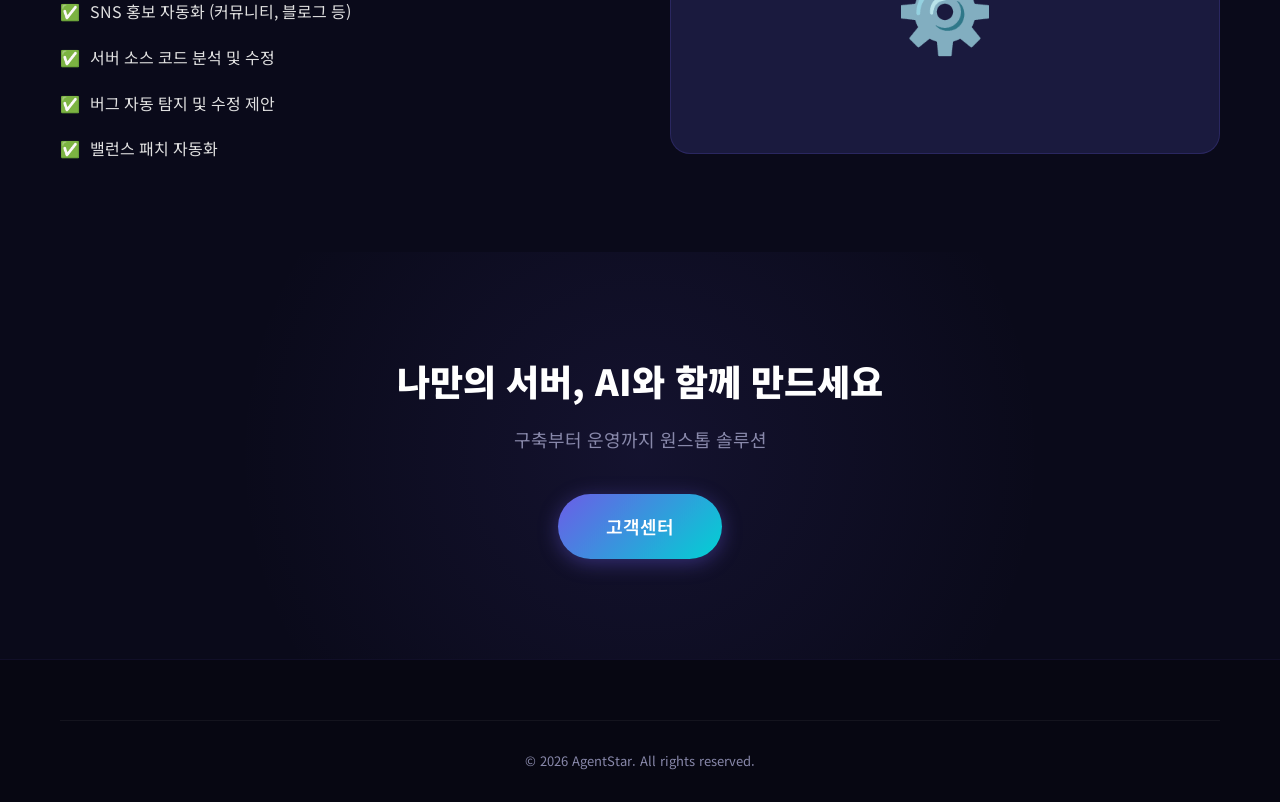
<file: lineage.html>
<!DOCTYPE html>
<html lang="ko">
<head>
    <meta charset="UTF-8">
    <meta name="viewport" content="width=device-width, initial-scale=1.0">
    <title>MMORPG - AgentStar</title>
    <link rel="stylesheet" href="css/style.css">
    <link href="https://fonts.googleapis.com/css2?family=Noto+Sans+KR:wght@300;400;500;700;900&display=swap" rel="stylesheet">
    <link rel="stylesheet" href="https://cdnjs.cloudflare.com/ajax/libs/font-awesome/6.5.0/css/all.min.css">
</head>
<body>
    <nav class="navbar">
        <div class="nav-container">
            <a href="index.html" data-i18n="nav_home">홈</a>
            <button class="nav-toggle" id="navToggle"><i class="fas fa-bars"></i></button>
            <ul class="nav-links" id="navLinks">
                <li><a href="index.html" data-i18n="nav_home">홈</a></li>
                <li><a href="ottogi.html" data-i18n="nav_ottogi">blockchain(ott)</a></li>
                <li><a href="grit.html" data-i18n="nav_grit">GRIT</a></li>
                <li><a href="wallet-scan.html" data-i18n="nav_wallet">크립토월렛 복구서비스</a></li>
                <li><a href="lineage.html" class="active" data-i18n="nav_lineage">MMORPG</a></li>
                <li><a href="jarvis.html" data-i18n="nav_jarvis">자비스</a></li>
                <li><a href="retro-game.html" data-i18n="nav_retro">레트로 게임</a></li>
                <li><a href="donate.html" data-i18n="nav_donate">AI 후원</a></li>
                <li><a href="support.html" data-i18n="nav_support">고객센터</a></li>
            </ul>
        </div>
    </nav>

    <section class="page-header">
        <div class="container">
            <h1>🎮 <span class="highlight">MMORPG</span></h1>
            <p>MMORPG 프로젝트 — 서버 구축부터 자동화까지</p>
        </div>
    </section>

    <section class="content-section">
        <div class="container">
            <div class="content-block">
                <div class="content-text">
                    <h2>프리서버 구축 서비스</h2>
                    <p>프리서버를 처음부터 끝까지 구축해드립니다. 서버 설치, 데이터베이스 설정, 콘텐츠 커스터마이징, 밸런스 조정까지 전 과정을 AI가 지원합니다.</p>
                    <p>안정적인 서버 운영을 위한 모니터링 시스템과 자동 복구 기능을 함께 제공합니다.</p>
                    <ul class="feature-list">
                        <li>서버 환경 구축 및 최적화</li>
                        <li>데이터베이스 설계 및 관리</li>
                        <li>콘텐츠 커스터마이징</li>
                        <li>서버 안정성 모니터링</li>
                    </ul>
                </div>
                <div class="placeholder-img">🏰</div>
            </div>
        </div>
    </section>

    <section class="content-section">
        <div class="container">
            <div class="content-block reverse">
                <div class="content-text">
                    <h2>접속기 제작</h2>
                    <p>서버 전용 접속기(런처)를 맞춤 제작합니다. 자동 패치 시스템, 서버 상태 표시, 공지사항 연동 등 필수 기능을 모두 포함하며, 서버 브랜딩에 맞춘 디자인을 적용합니다.</p>
                    <ul class="feature-list">
                        <li>커스텀 런처 UI/UX 디자인</li>
                        <li>자동 파일 패치 시스템</li>
                        <li>서버 상태 실시간 표시</li>
                        <li>공지사항 및 이벤트 연동</li>
                    </ul>
                </div>
                <div class="placeholder-img">🖥️</div>
            </div>
        </div>
    </section>

    <section class="content-section">
        <div class="container">
            <div class="content-block">
                <div class="content-text">
                    <h2>SNS · 코드수정 자동화</h2>
                    <p>서버 홍보를 위한 SNS 자동화 시스템과 게임 소스 코드 수정 자동화를 제공합니다. AI가 코드를 분석하고 최적의 수정안을 제안하며, 테스트까지 자동으로 진행합니다.</p>
                    <ul class="feature-list">
                        <li>SNS 홍보 자동화 (커뮤니티, 블로그 등)</li>
                        <li>서버 소스 코드 분석 및 수정</li>
                        <li>버그 자동 탐지 및 수정 제안</li>
                        <li>밸런스 패치 자동화</li>
                    </ul>
                </div>
                <div class="placeholder-img">⚙️</div>
            </div>
        </div>
    </section>

    <section class="cta">
        <div class="container">
            <h2>나만의 서버, AI와 함께 만드세요</h2>
            <p>구축부터 운영까지 원스톱 솔루션</p>
            <a href="support.html" class="btn btn-primary btn-large" data-i18n="nav_support">고객센터</a>
        </div>
    </section>

    <footer class="footer">
        <div class="container">
            <div class="footer-bottom">
                <p>&copy; 2026 AgentStar. All rights reserved.</p>
            </div>
        </div>
    </footer>
    <script src="js/main.js"></script>
    <script src="js/i18n.js"></script>
</body>
</html>
</file>
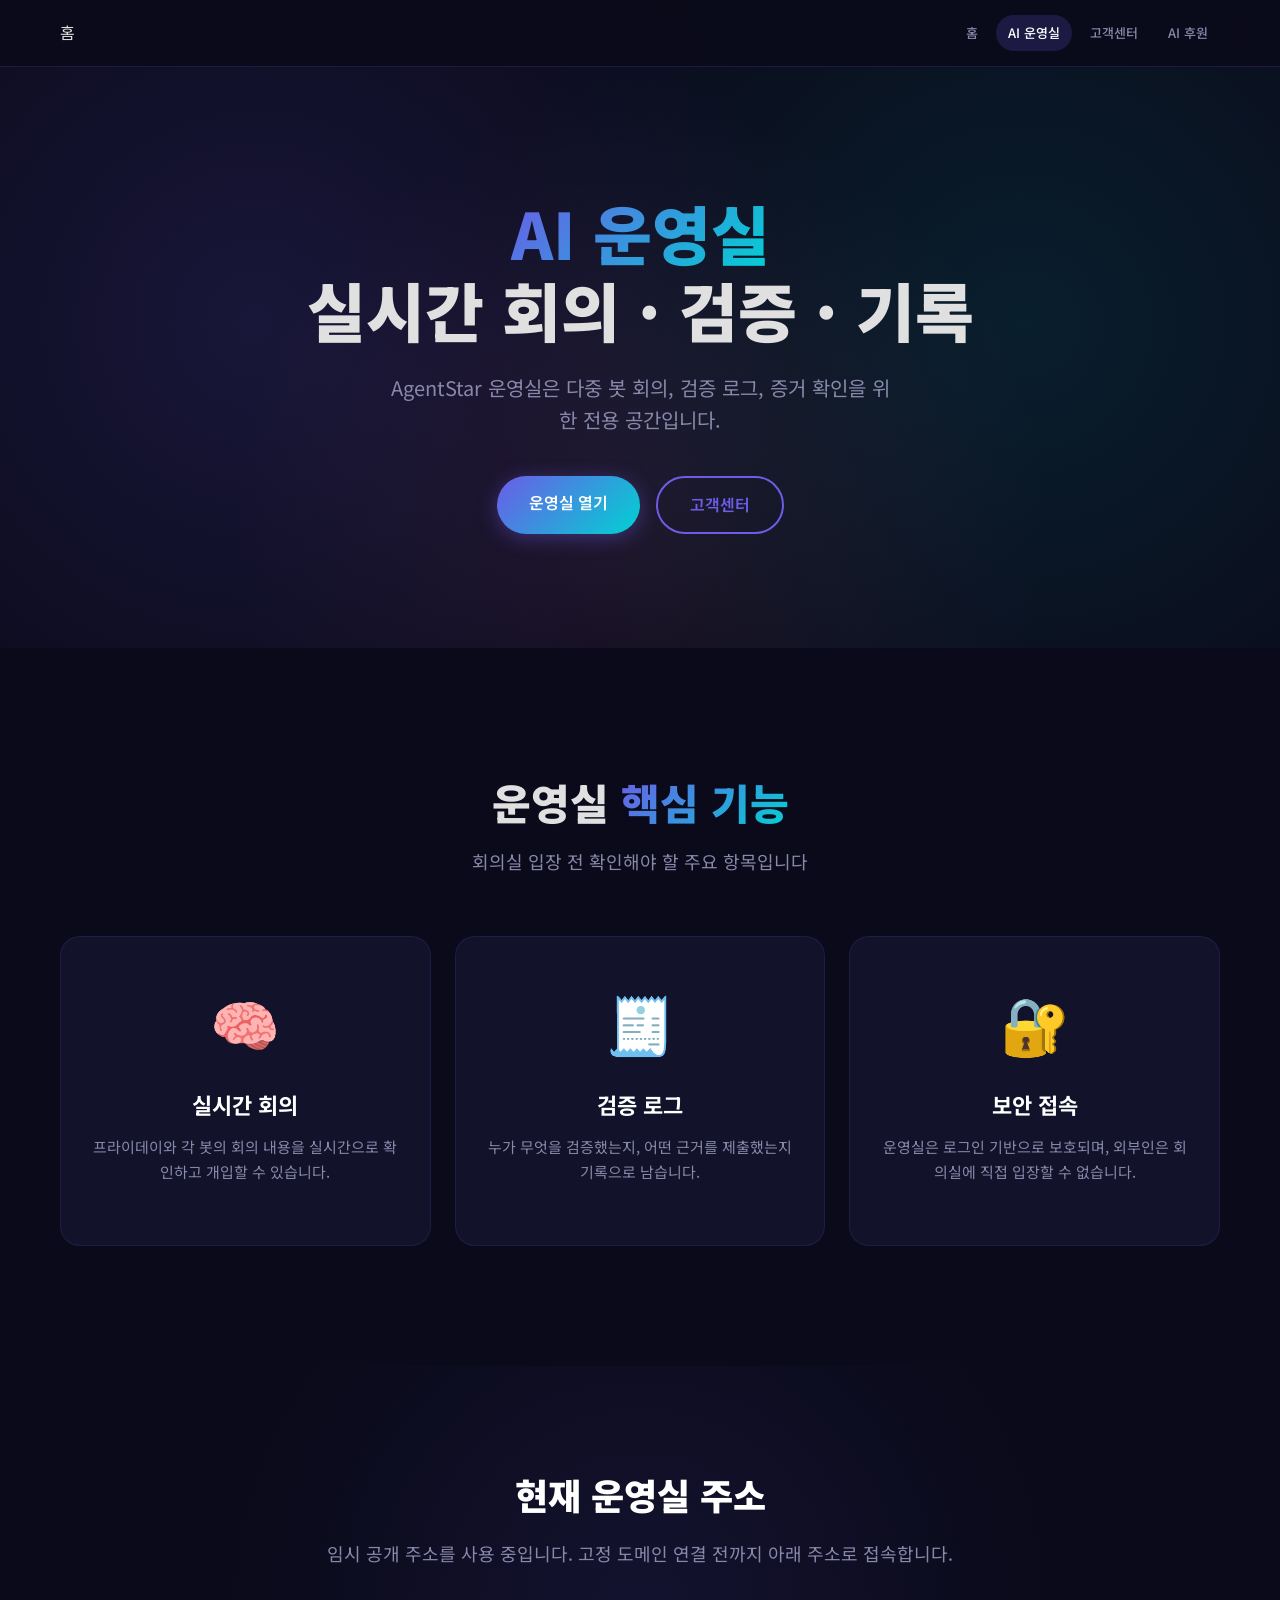
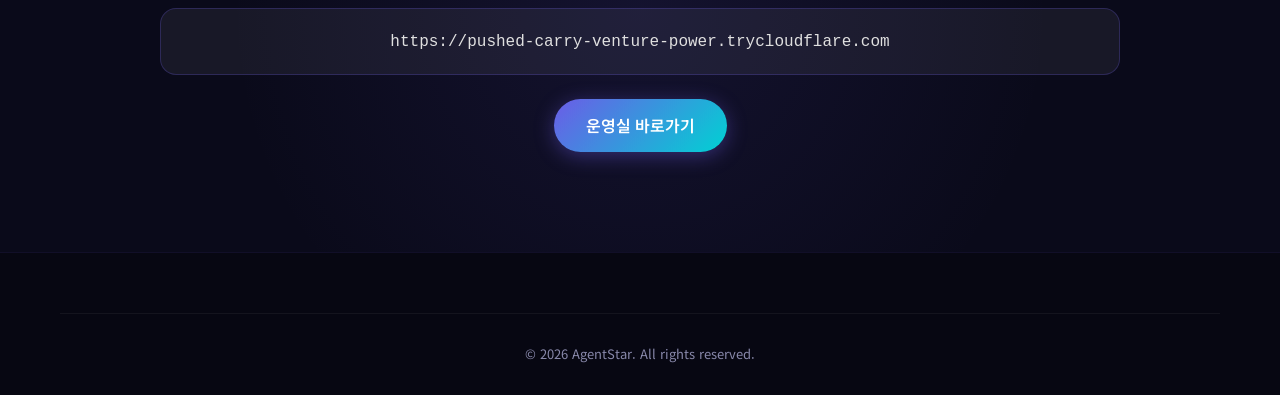
<file: operations.html>
<!DOCTYPE html>
<html lang="ko">
<head>
    <meta charset="UTF-8">
    <meta name="viewport" content="width=device-width, initial-scale=1.0">
    <title>AI 운영실 - AgentStar</title>
    <link rel="stylesheet" href="css/style.css">
    <link href="https://fonts.googleapis.com/css2?family=Noto+Sans+KR:wght@300;400;500;700;900&display=swap" rel="stylesheet">
    <link rel="stylesheet" href="https://cdnjs.cloudflare.com/ajax/libs/font-awesome/6.5.0/css/all.min.css">
</head>
<body>
    <nav class="navbar">
        <div class="nav-container">
            <a href="index.html" data-i18n="nav_home">홈</a>
            <button class="nav-toggle" id="navToggle"><i class="fas fa-bars"></i></button>
            <ul class="nav-links" id="navLinks">
                <li><a href="index.html" data-i18n="nav_home">홈</a></li>
                <li><a href="operations.html" class="active">AI 운영실</a></li>
                <li><a href="support.html" data-i18n="nav_support">고객센터</a></li>
                <li><a href="donate.html" data-i18n="nav_donate">AI 후원</a></li>
            </ul>
        </div>
    </nav>

    <section class="hero sub-hero">
        <div class="hero-bg"></div>
        <div class="hero-content">
            <h1 class="hero-title"><span class="highlight">AI 운영실</span><br>실시간 회의 · 검증 · 기록</h1>
            <p class="hero-subtitle">AgentStar 운영실은 다중 봇 회의, 검증 로그, 증거 확인을 위한 전용 공간입니다.</p>
            <div class="hero-buttons">
                <a href="https://pushed-carry-venture-power.trycloudflare.com" class="btn btn-primary" target="_blank" rel="noopener noreferrer">운영실 열기</a>
                <a href="support.html" class="btn btn-outline" data-i18n="nav_support">고객센터</a>
            </div>
        </div>
    </section>

    <section class="services">
        <div class="container">
            <h2 class="section-title">운영실 <span class="highlight">핵심 기능</span></h2>
            <p class="section-desc">회의실 입장 전 확인해야 할 주요 항목입니다</p>
            <div class="service-grid">
                <div class="service-card static-card">
                    <div class="service-icon">🧠</div>
                    <h3>실시간 회의</h3>
                    <p>프라이데이와 각 봇의 회의 내용을 실시간으로 확인하고 개입할 수 있습니다.</p>
                </div>
                <div class="service-card static-card">
                    <div class="service-icon">🧾</div>
                    <h3>검증 로그</h3>
                    <p>누가 무엇을 검증했는지, 어떤 근거를 제출했는지 기록으로 남습니다.</p>
                </div>
                <div class="service-card static-card">
                    <div class="service-icon">🔐</div>
                    <h3>보안 접속</h3>
                    <p>운영실은 로그인 기반으로 보호되며, 외부인은 회의실에 직접 입장할 수 없습니다.</p>
                </div>
            </div>
        </div>
    </section>

    <section class="cta">
        <div class="container">
            <h2>현재 운영실 주소</h2>
            <p>임시 공개 주소를 사용 중입니다. 고정 도메인 연결 전까지 아래 주소로 접속합니다.</p>
            <div class="quick-url-box">
                <code>https://pushed-carry-venture-power.trycloudflare.com</code>
            </div>
            <div class="hero-buttons" style="margin-top: 24px;">
                <a href="https://pushed-carry-venture-power.trycloudflare.com" class="btn btn-primary" target="_blank" rel="noopener noreferrer">운영실 바로가기</a>
            </div>
        </div>
    </section>

    <footer class="footer">
        <div class="container">
            <div class="footer-bottom">
                <p>&copy; 2026 AgentStar. All rights reserved.</p>
            </div>
        </div>
    </footer>

    <script src="js/main.js"></script>
</body>
</html>
</file>
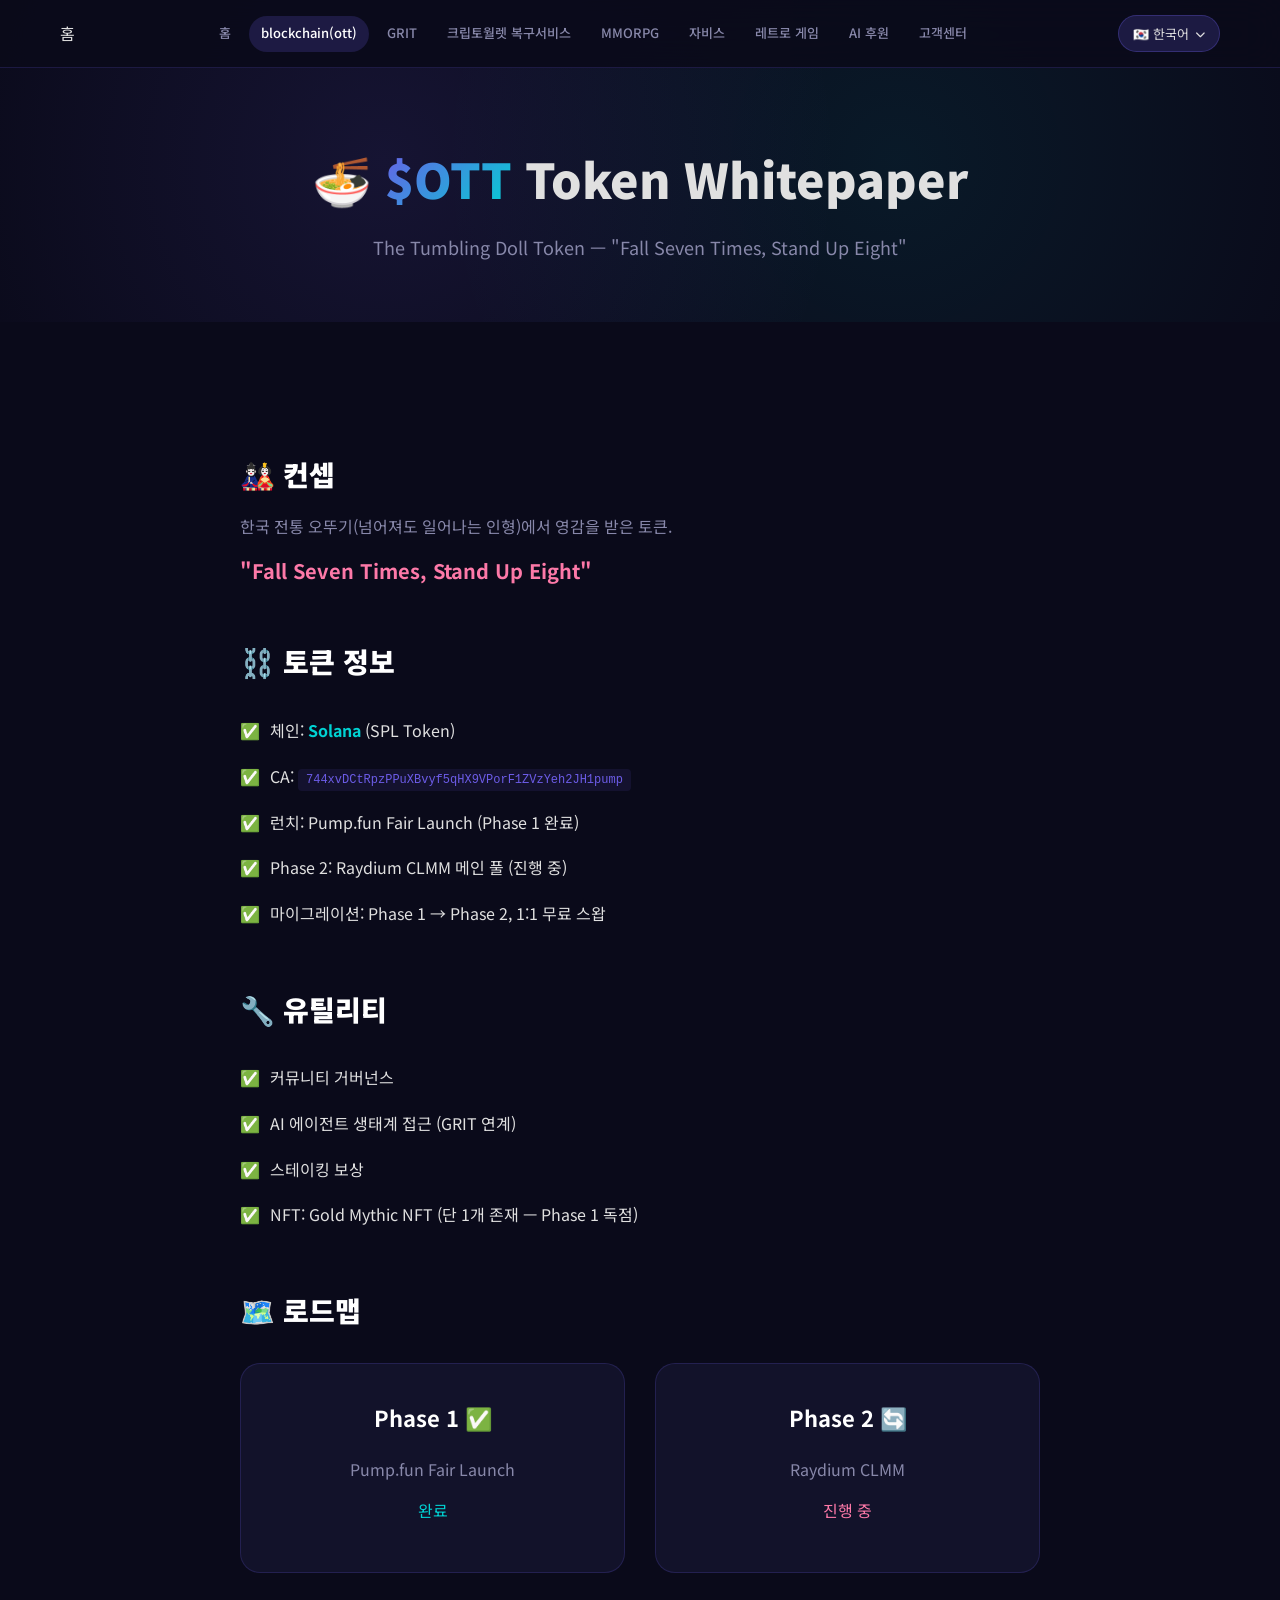
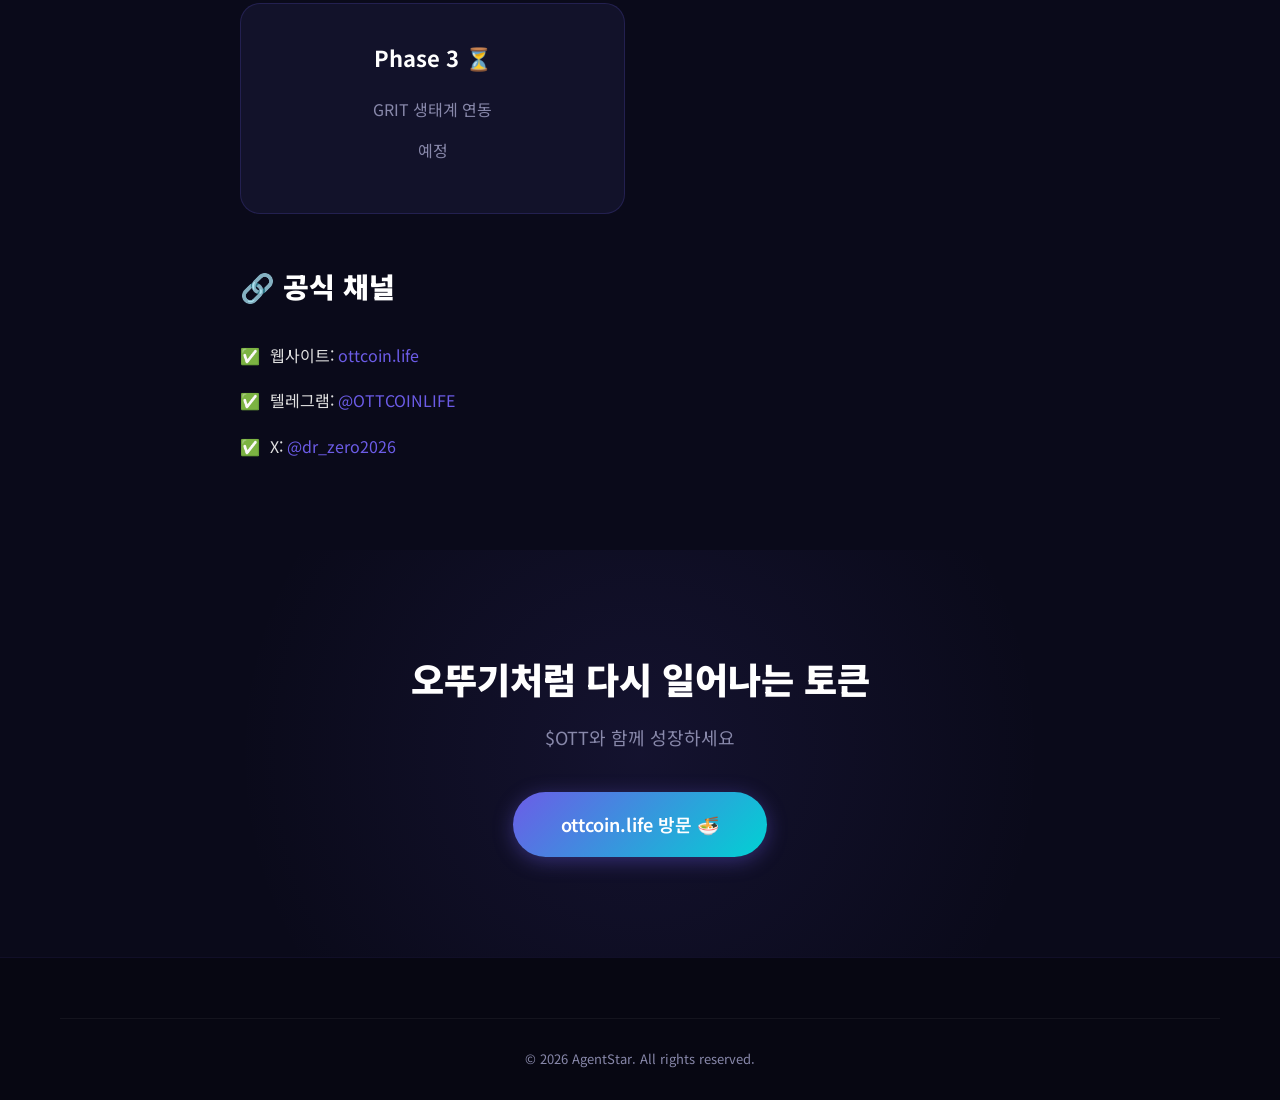
<file: ott-whitepaper.html>
<!DOCTYPE html>
<html lang="ko">
<head>
    <meta charset="UTF-8">
    <meta name="viewport" content="width=device-width, initial-scale=1.0">
    <title>OTT Token Whitepaper - AgentStar</title>
    <link rel="stylesheet" href="css/style.css">
    <link href="https://fonts.googleapis.com/css2?family=Noto+Sans+KR:wght@300;400;500;700;900&display=swap" rel="stylesheet">
    <link rel="stylesheet" href="https://cdnjs.cloudflare.com/ajax/libs/font-awesome/6.5.0/css/all.min.css">
</head>
<body>
    <nav class="navbar">
        <div class="nav-container">
            <a href="index.html" data-i18n="nav_home">홈</a>
            <button class="nav-toggle" id="navToggle"><i class="fas fa-bars"></i></button>
            <ul class="nav-links" id="navLinks">
                <li><a href="index.html" data-i18n="nav_home">홈</a></li>
                <li><a href="ottogi.html" class="active" data-i18n="nav_ottogi">blockchain(ott)</a></li>
                <li><a href="grit.html" data-i18n="nav_grit">GRIT</a></li>
                <li><a href="wallet-scan.html" data-i18n="nav_wallet">크립토월렛 복구서비스</a></li>
                <li><a href="lineage.html" data-i18n="nav_lineage">MMORPG</a></li>
                <li><a href="jarvis.html" data-i18n="nav_jarvis">자비스</a></li>
                <li><a href="retro-game.html" data-i18n="nav_retro">레트로 게임</a></li>
                <li><a href="donate.html" data-i18n="nav_donate">AI 후원</a></li>
                <li><a href="support.html" data-i18n="nav_support">고객센터</a></li>
            </ul>
        </div>
    </nav>

    <section class="page-header">
        <div class="container">
            <h1>🍜 <span class="highlight">$OTT</span> Token Whitepaper</h1>
            <p>The Tumbling Doll Token — "Fall Seven Times, Stand Up Eight"</p>
        </div>
    </section>

    <section class="content-section">
        <div class="container">
            <div class="whitepaper-content">
                <h2>🎎 컨셉</h2>
                <p>한국 전통 오뚜기(넘어져도 일어나는 인형)에서 영감을 받은 토큰.</p>
                <p style="font-size:20px;color:#FD79A8;font-weight:700;">"Fall Seven Times, Stand Up Eight"</p>

                <h2>⛓️ 토큰 정보</h2>
                <ul class="feature-list">
                    <li>체인: <strong style="color:#00D2D3;">Solana</strong> (SPL Token)</li>
                    <li>CA: <code style="color:#6C5CE7;font-size:12px;">744xvDCtRpzPPuXBvyf5qHX9VPorF1ZVzYeh2JH1pump</code></li>
                    <li>런치: Pump.fun Fair Launch (Phase 1 완료)</li>
                    <li>Phase 2: Raydium CLMM 메인 풀 (진행 중)</li>
                    <li>마이그레이션: Phase 1 → Phase 2, 1:1 무료 스왑</li>
                </ul>

                <h2>🔧 유틸리티</h2>
                <ul class="feature-list">
                    <li>커뮤니티 거버넌스</li>
                    <li>AI 에이전트 생태계 접근 (GRIT 연계)</li>
                    <li>스테이킹 보상</li>
                    <li>NFT: Gold Mythic NFT (단 1개 존재 — Phase 1 독점)</li>
                </ul>

                <h2>🗺️ 로드맵</h2>
                <div class="donate-cards" style="margin-top:30px;">
                    <div class="donate-card">
                        <h3>Phase 1 ✅</h3>
                        <p>Pump.fun Fair Launch</p>
                        <p style="color:#00D2D3;">완료</p>
                    </div>
                    <div class="donate-card">
                        <h3>Phase 2 🔄</h3>
                        <p>Raydium CLMM</p>
                        <p style="color:#FD79A8;">진행 중</p>
                    </div>
                    <div class="donate-card">
                        <h3>Phase 3 ⏳</h3>
                        <p>GRIT 생태계 연동</p>
                        <p style="color:#8888aa;">예정</p>
                    </div>
                </div>

                <h2>🔗 공식 채널</h2>
                <ul class="feature-list">
                    <li>웹사이트: <a href="https://ottcoin.life" target="_blank" style="color:#6C5CE7;">ottcoin.life</a></li>
                    <li>텔레그램: <a href="https://t.me/OTTCOINLIFE" target="_blank" style="color:#6C5CE7;">@OTTCOINLIFE</a></li>
                    <li>X: <a href="https://x.com/dr_zero2026" target="_blank" style="color:#6C5CE7;">@dr_zero2026</a></li>
                </ul>
            </div>
        </div>
    </section>

    <section class="cta">
        <div class="container">
            <h2>오뚜기처럼 다시 일어나는 토큰</h2>
            <p>$OTT와 함께 성장하세요</p>
            <a href="https://ottcoin.life" target="_blank" class="btn btn-primary btn-large">ottcoin.life 방문 🍜</a>
        </div>
    </section>

    <footer class="footer">
        <div class="container">
            <div class="footer-bottom">
                <p>&copy; 2026 AgentStar. All rights reserved.</p>
            </div>
        </div>
    </footer>
    <script src="js/main.js"></script>
    <script src="js/i18n.js"></script>

    <style>
    .whitepaper-content { max-width: 800px; margin: 0 auto; }
    .whitepaper-content h2 { font-size: 28px; font-weight: 900; margin-top: 50px; margin-bottom: 16px; color: #fff; }
    .whitepaper-content p { color: #8888aa; font-size: 16px; line-height: 1.8; margin-bottom: 12px; }
    .whitepaper-content a { color: #6C5CE7; }
    .whitepaper-content code { background: rgba(108,92,231,0.1); padding: 4px 8px; border-radius: 4px; }
    </style>
</body>
</html>
</file>
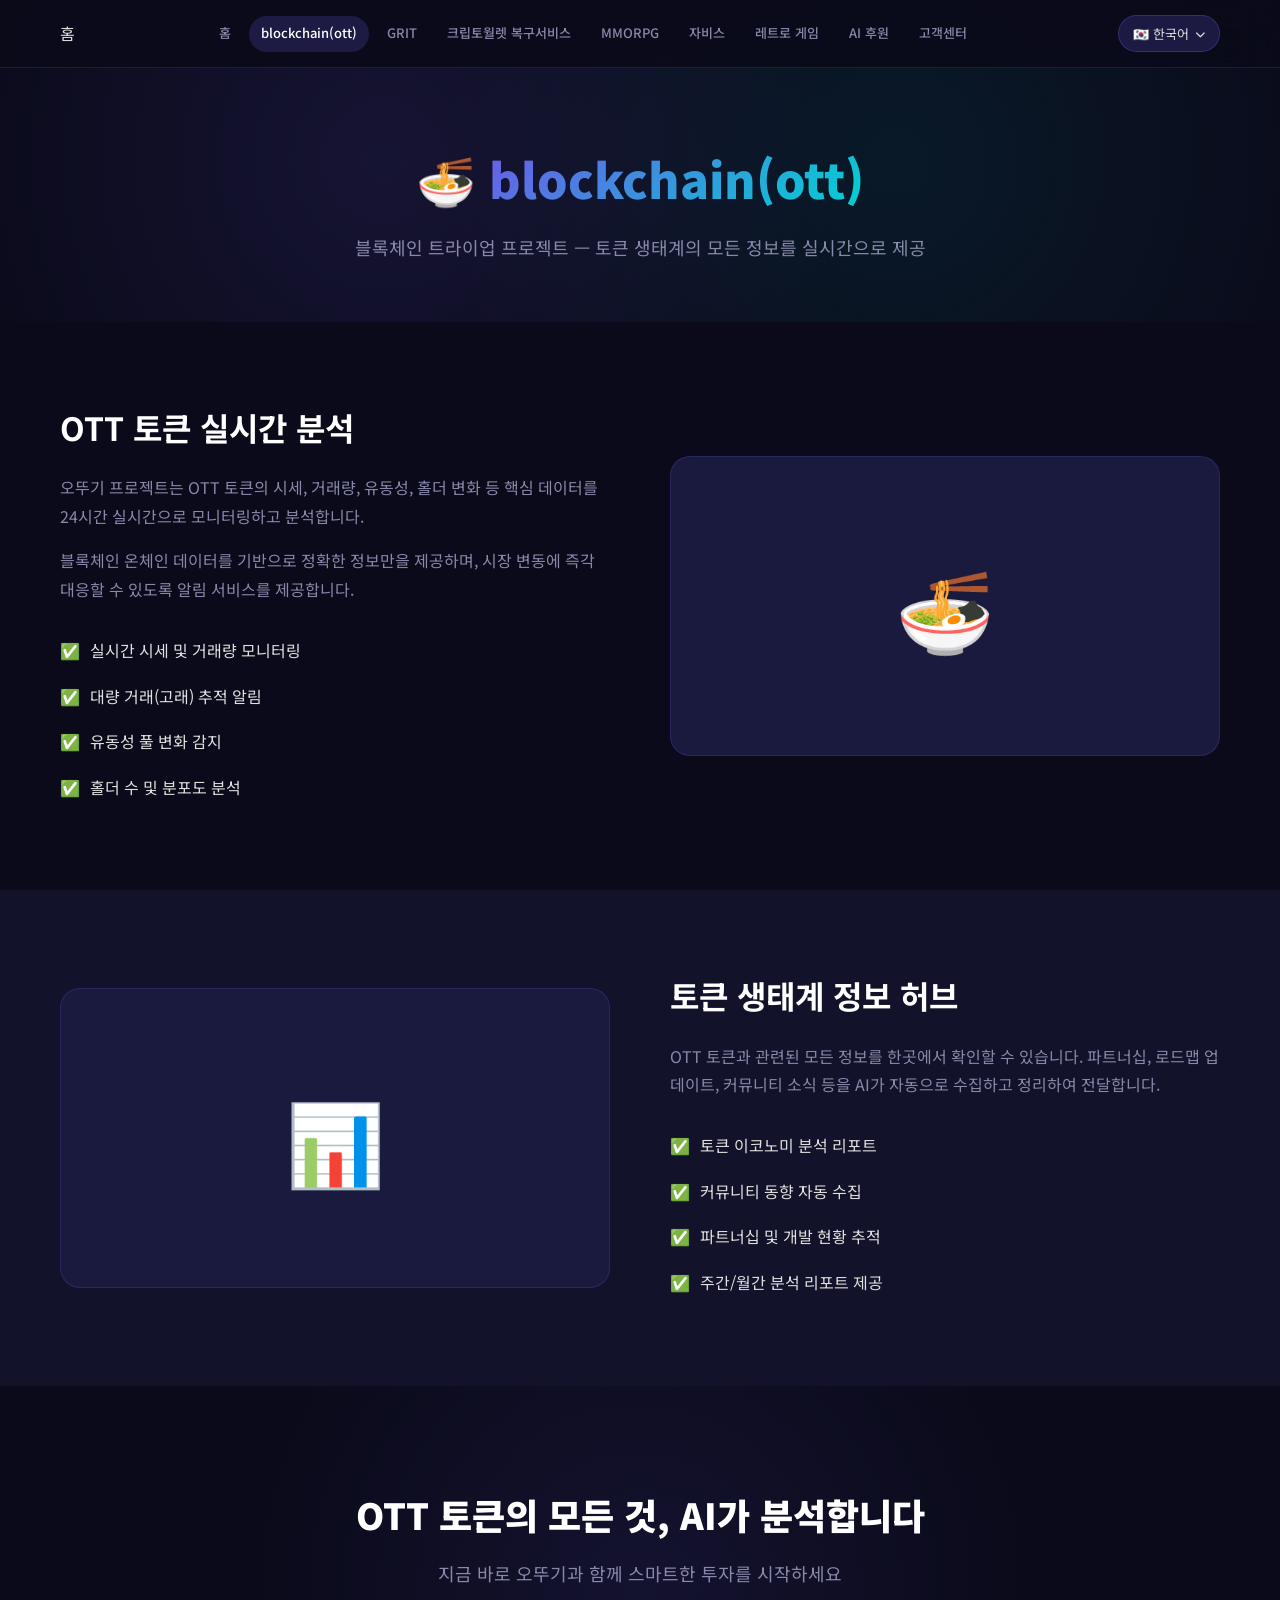
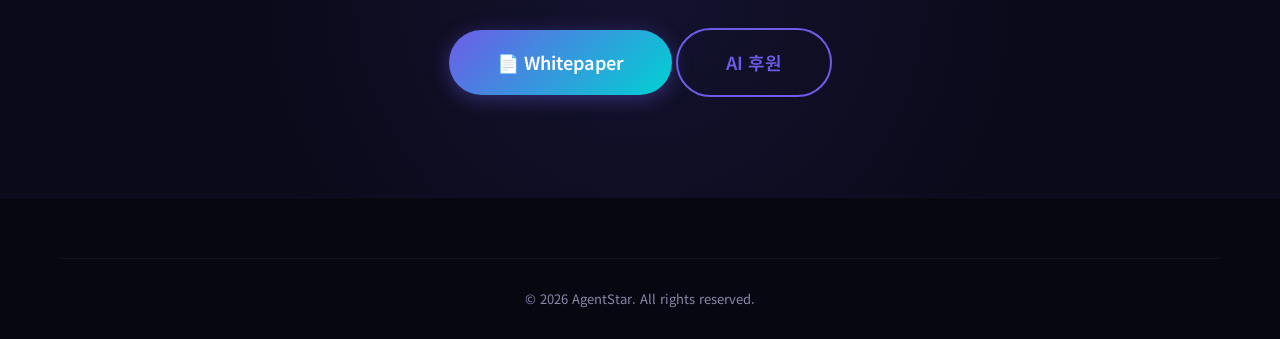
<file: ottogi.html>
<!DOCTYPE html>
<html lang="ko">
<head>
    <meta charset="UTF-8">
    <meta name="viewport" content="width=device-width, initial-scale=1.0">
    <title>blockchain(ott) - AgentStar</title>
    <link rel="stylesheet" href="css/style.css">
    <link href="https://fonts.googleapis.com/css2?family=Noto+Sans+KR:wght@300;400;500;700;900&display=swap" rel="stylesheet">
    <link rel="stylesheet" href="https://cdnjs.cloudflare.com/ajax/libs/font-awesome/6.5.0/css/all.min.css">
</head>
<body>
    <nav class="navbar">
        <div class="nav-container">
            <a href="index.html" data-i18n="nav_home">홈</a>
            <button class="nav-toggle" id="navToggle"><i class="fas fa-bars"></i></button>
            <ul class="nav-links" id="navLinks">
                <li><a href="index.html" data-i18n="nav_home">홈</a></li>
                <li><a href="ottogi.html" class="active" data-i18n="nav_ottogi">blockchain(ott)</a></li>
                <li><a href="grit.html" data-i18n="nav_grit">GRIT</a></li>
                <li><a href="wallet-scan.html" data-i18n="nav_wallet">크립토월렛 복구서비스</a></li>
                <li><a href="lineage.html" data-i18n="nav_lineage">MMORPG</a></li>
                <li><a href="jarvis.html" data-i18n="nav_jarvis">자비스</a></li>
                <li><a href="retro-game.html" data-i18n="nav_retro">레트로 게임</a></li>
                <li><a href="donate.html" data-i18n="nav_donate">AI 후원</a></li>
                <li><a href="support.html" data-i18n="nav_support">고객센터</a></li>
            </ul>
        </div>
    </nav>

    <section class="page-header">
        <div class="container">
            <h1>🍜 <span class="highlight">blockchain(ott)</span></h1>
            <p>블록체인 트라이업 프로젝트 — 토큰 생태계의 모든 정보를 실시간으로 제공</p>
        </div>
    </section>

    <section class="content-section">
        <div class="container">
            <div class="content-block">
                <div class="content-text">
                    <h2>OTT 토큰 실시간 분석</h2>
                    <p>오뚜기 프로젝트는 OTT 토큰의 시세, 거래량, 유동성, 홀더 변화 등 핵심 데이터를 24시간 실시간으로 모니터링하고 분석합니다.</p>
                    <p>블록체인 온체인 데이터를 기반으로 정확한 정보만을 제공하며, 시장 변동에 즉각 대응할 수 있도록 알림 서비스를 제공합니다.</p>
                    <ul class="feature-list">
                        <li>실시간 시세 및 거래량 모니터링</li>
                        <li>대량 거래(고래) 추적 알림</li>
                        <li>유동성 풀 변화 감지</li>
                        <li>홀더 수 및 분포도 분석</li>
                    </ul>
                </div>
                <div class="placeholder-img">🍜</div>
            </div>
        </div>
    </section>

    <section class="content-section">
        <div class="container">
            <div class="content-block reverse">
                <div class="content-text">
                    <h2>토큰 생태계 정보 허브</h2>
                    <p>OTT 토큰과 관련된 모든 정보를 한곳에서 확인할 수 있습니다. 파트너십, 로드맵 업데이트, 커뮤니티 소식 등을 AI가 자동으로 수집하고 정리하여 전달합니다.</p>
                    <ul class="feature-list">
                        <li>토큰 이코노미 분석 리포트</li>
                        <li>커뮤니티 동향 자동 수집</li>
                        <li>파트너십 및 개발 현황 추적</li>
                        <li>주간/월간 분석 리포트 제공</li>
                    </ul>
                </div>
                <div class="placeholder-img">📊</div>
            </div>
        </div>
    </section>

    <section class="cta">
        <div class="container">
            <h2>OTT 토큰의 모든 것, AI가 분석합니다</h2>
            <p>지금 바로 오뚜기과 함께 스마트한 투자를 시작하세요</p>
            <a href="ott-whitepaper.html" class="btn btn-primary btn-large">📄 Whitepaper</a>
            <a href="donate.html" class="btn btn-outline btn-large" data-i18n="nav_donate">AI 후원</a>
        </div>
    </section>

    <footer class="footer">
        <div class="container">
            <div class="footer-bottom">
                <p>&copy; 2026 AgentStar. All rights reserved.</p>
            </div>
        </div>
    </footer>
    <script src="js/main.js"></script>
    <script src="js/i18n.js"></script>
</body>
</html>
</file>
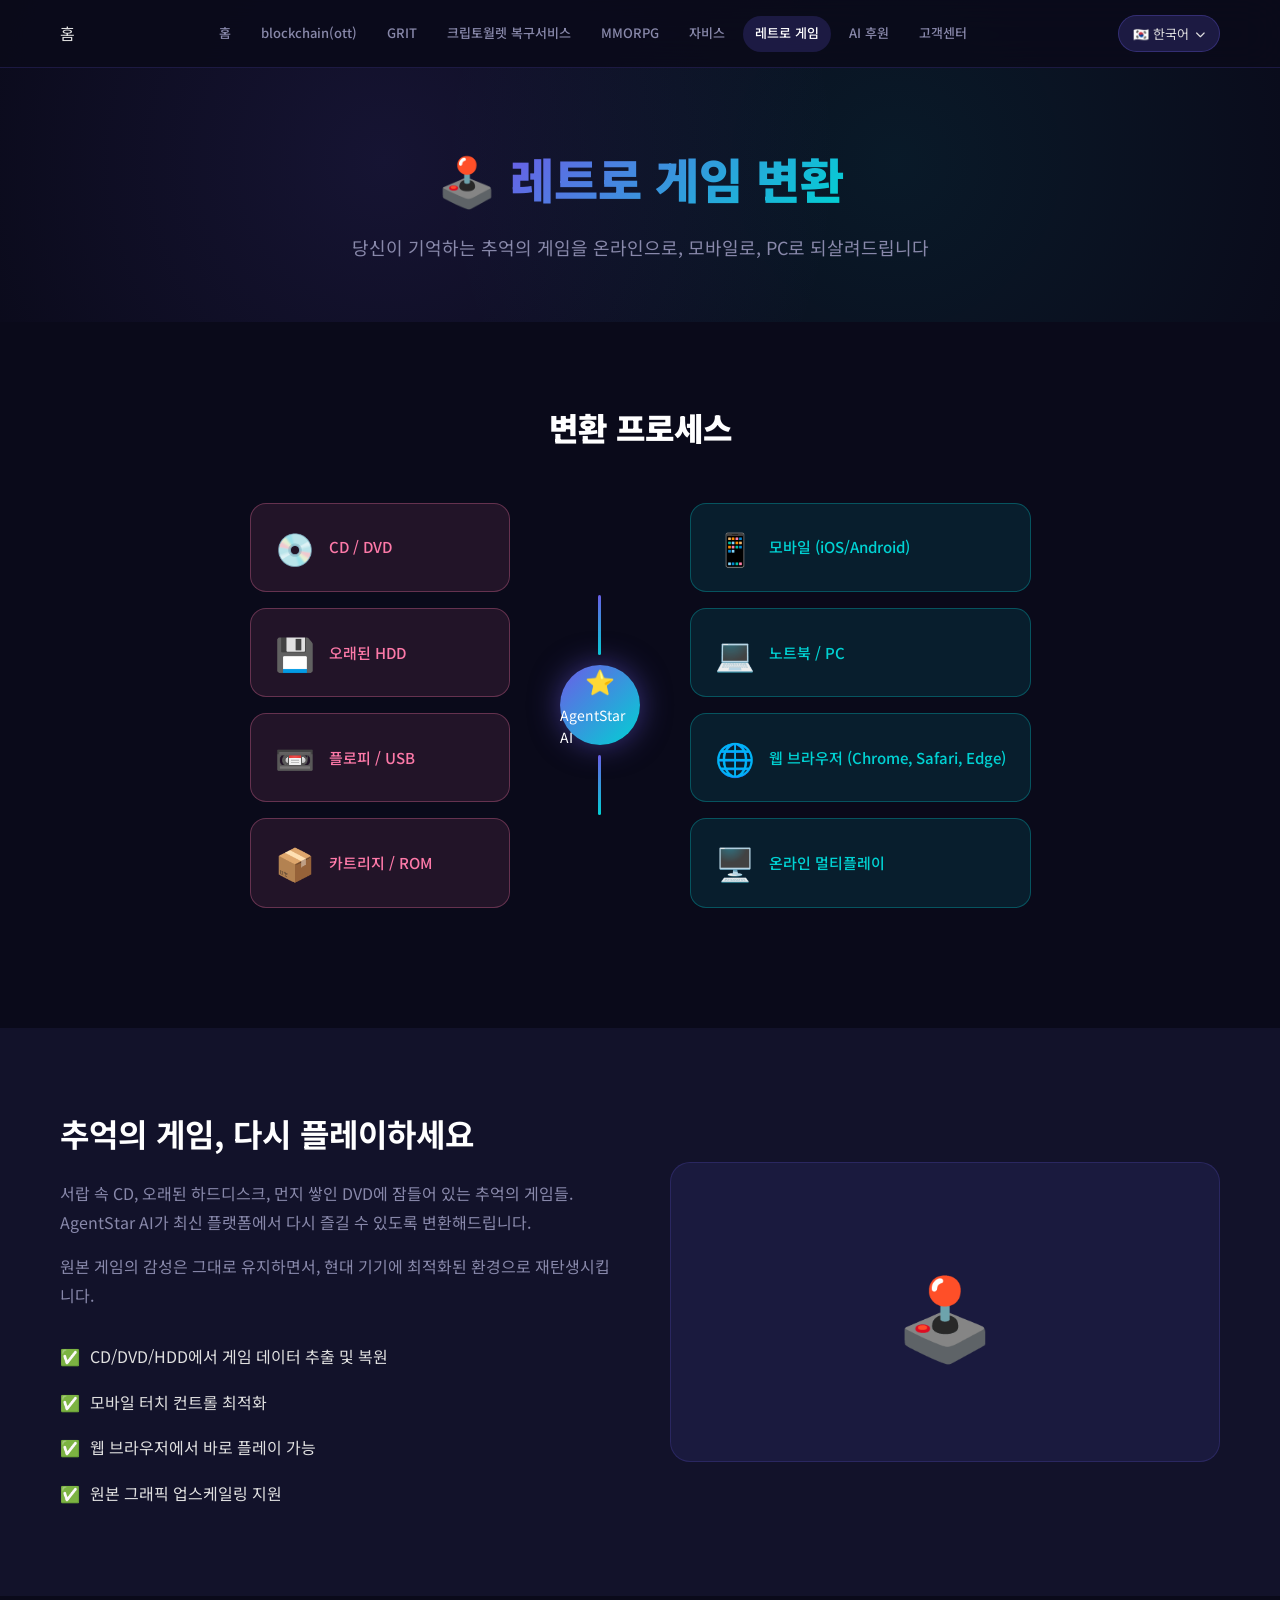
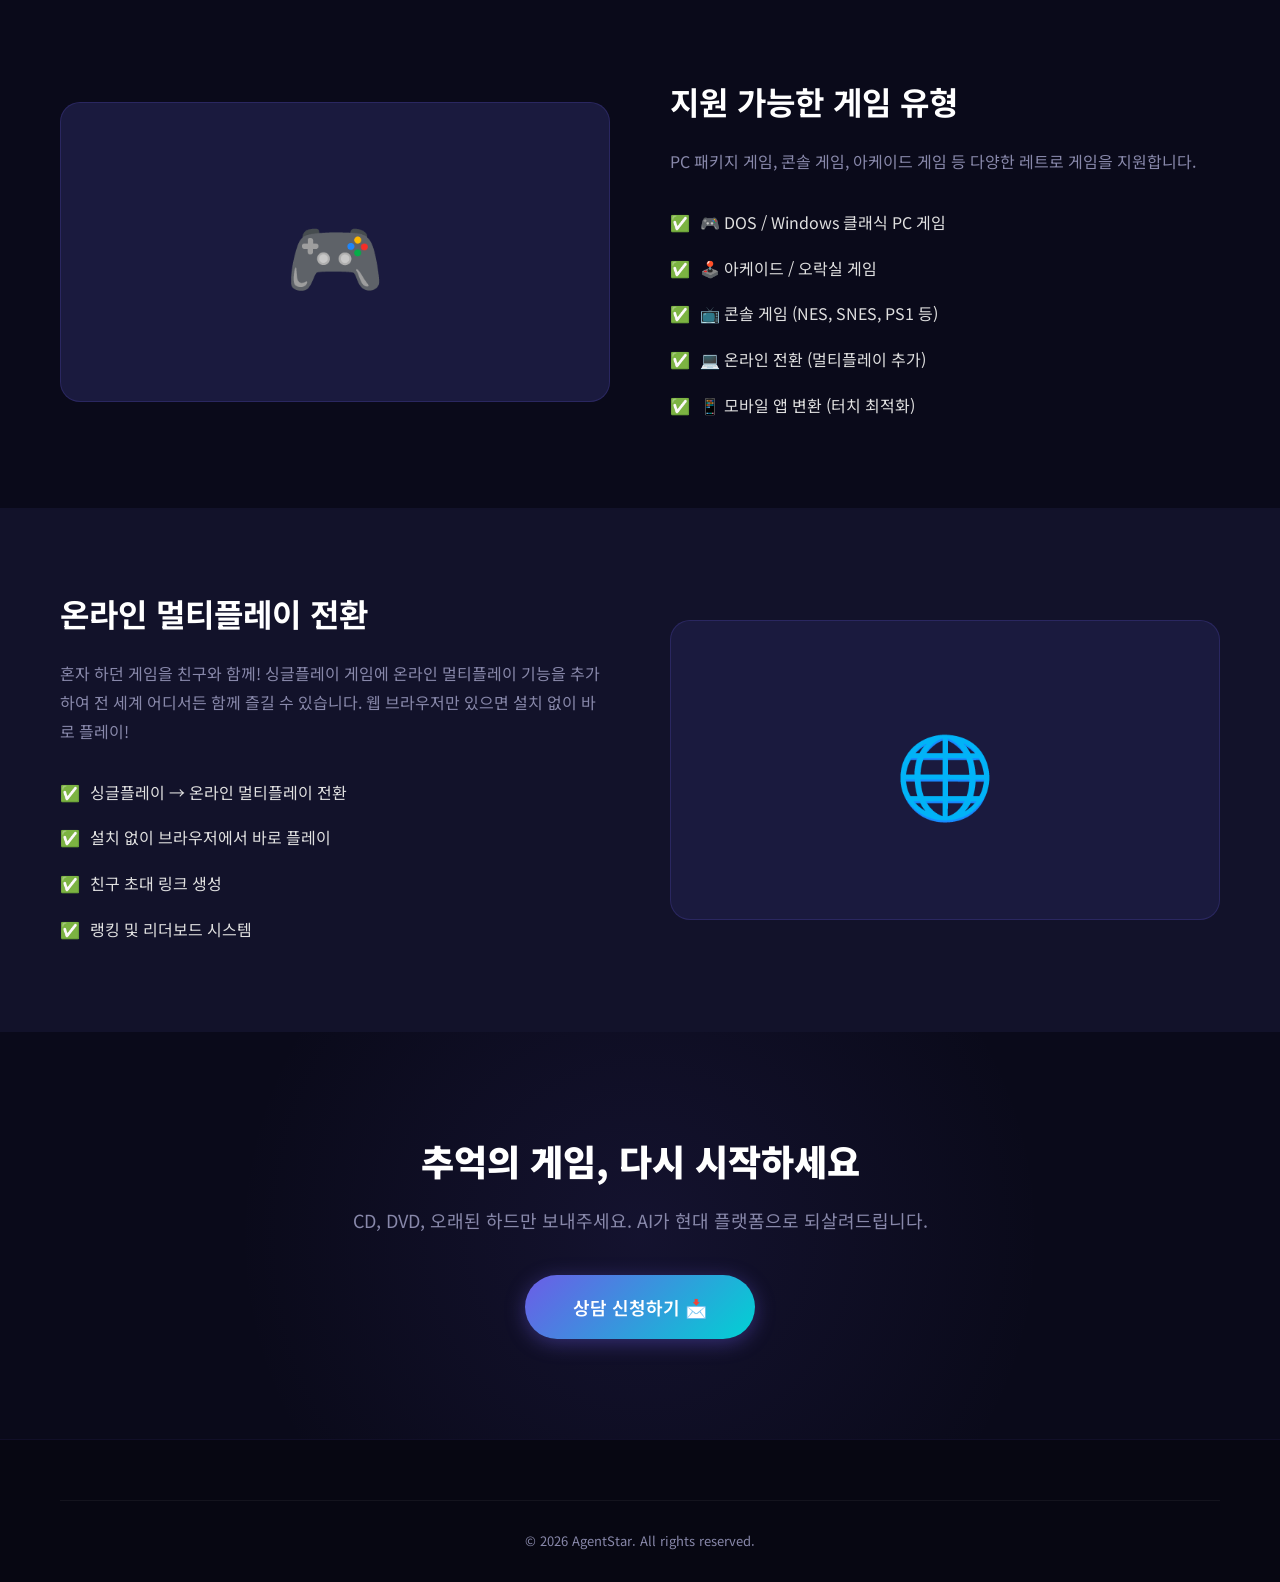
<file: retro-game.html>
<!DOCTYPE html>
<html lang="ko">
<head>
    <meta charset="UTF-8">
    <meta name="viewport" content="width=device-width, initial-scale=1.0">
    <title>레트로 게임 변환 - AgentStar</title>
    <link rel="stylesheet" href="css/style.css">
    <link href="https://fonts.googleapis.com/css2?family=Noto+Sans+KR:wght@300;400;500;700;900&display=swap" rel="stylesheet">
    <link rel="stylesheet" href="https://cdnjs.cloudflare.com/ajax/libs/font-awesome/6.5.0/css/all.min.css">
</head>
<body>
    <nav class="navbar">
        <div class="nav-container">
            <a href="index.html" data-i18n="nav_home">홈</a>
            <button class="nav-toggle" id="navToggle"><i class="fas fa-bars"></i></button>
            <ul class="nav-links" id="navLinks">
                <li><a href="index.html" data-i18n="nav_home">홈</a></li>
                <li><a href="ottogi.html" data-i18n="nav_ottogi">blockchain(ott)</a></li>
                <li><a href="grit.html" data-i18n="nav_grit">GRIT</a></li>
                <li><a href="wallet-scan.html" data-i18n="nav_wallet">크립토월렛 복구서비스</a></li>
                <li><a href="lineage.html" data-i18n="nav_lineage">MMORPG</a></li>
                <li><a href="jarvis.html" data-i18n="nav_jarvis">자비스</a></li>
                <li><a href="retro-game.html" class="active" data-i18n="nav_retro">레트로 게임</a></li>
                <li><a href="donate.html" data-i18n="nav_donate">AI 후원</a></li>
                <li><a href="support.html" data-i18n="nav_support">고객센터</a></li>
            </ul>
        </div>
    </nav>

    <section class="page-header">
        <div class="container">
            <h1>🕹️ <span class="highlight" data-i18n="page_retro_title">레트로 게임 변환</span></h1>
            <p data-i18n="page_retro_subtitle">당신이 기억하는 추억의 게임을 온라인으로, 모바일로, PC로 되살려드립니다</p>
        </div>
    </section>

    <!-- 변환 프로세스 다이어그램 -->
    <section class="content-section">
        <div class="container">
            <h2 style="text-align:center; font-size:32px; font-weight:900; margin-bottom:50px; color:#fff;" data-i18n="retro_process_title">변환 프로세스</h2>
            
            <div class="transform-diagram">
                <!-- 소스 미디어 -->
                <div class="transform-sources">
                    <div class="transform-item source">
                        <div class="transform-icon">💿</div>
                        <span>CD / DVD</span>
                    </div>
                    <div class="transform-item source">
                        <div class="transform-icon">💾</div>
                        <span data-i18n="retro_old_hdd">오래된 HDD</span>
                    </div>
                    <div class="transform-item source">
                        <div class="transform-icon">📼</div>
                        <span data-i18n="retro_floppy">플로피 / USB</span>
                    </div>
                    <div class="transform-item source">
                        <div class="transform-icon">📦</div>
                        <span data-i18n="retro_cartridge">카트리지 / ROM</span>
                    </div>
                </div>

                <!-- 화살표 -->
                <div class="transform-arrow">
                    <div class="arrow-line"></div>
                    <div class="arrow-center">
                        <span>⭐</span>
                        <span style="font-size:14px; display:block; margin-top:4px;">AgentStar AI</span>
                    </div>
                    <div class="arrow-line"></div>
                </div>

                <!-- 타겟 플랫폼 -->
                <div class="transform-targets">
                    <div class="transform-item target">
                        <div class="transform-icon">📱</div>
                        <span data-i18n="retro_mobile">모바일 (iOS/Android)</span>
                    </div>
                    <div class="transform-item target">
                        <div class="transform-icon">💻</div>
                        <span data-i18n="retro_laptop">노트북 / PC</span>
                    </div>
                    <div class="transform-item target">
                        <div class="transform-icon">🌐</div>
                        <span data-i18n="retro_browser">웹 브라우저 (Chrome, Safari, Edge)</span>
                    </div>
                    <div class="transform-item target">
                        <div class="transform-icon">🖥️</div>
                        <span data-i18n="retro_online">온라인 멀티플레이</span>
                    </div>
                </div>
            </div>
        </div>
    </section>

    <!-- 서비스 상세 -->
    <section class="content-section">
        <div class="container">
            <div class="content-block">
                <div class="content-text">
                    <h2 data-i18n="retro_section1_title">추억의 게임, 다시 플레이하세요</h2>
                    <p data-i18n="retro_section1_p1">서랍 속 CD, 오래된 하드디스크, 먼지 쌓인 DVD에 잠들어 있는 추억의 게임들. AgentStar AI가 최신 플랫폼에서 다시 즐길 수 있도록 변환해드립니다.</p>
                    <p data-i18n="retro_section1_p2">원본 게임의 감성은 그대로 유지하면서, 현대 기기에 최적화된 환경으로 재탄생시킵니다.</p>
                    <ul class="feature-list">
                        <li data-i18n="retro_feat1">CD/DVD/HDD에서 게임 데이터 추출 및 복원</li>
                        <li data-i18n="retro_feat2">모바일 터치 컨트롤 최적화</li>
                        <li data-i18n="retro_feat3">웹 브라우저에서 바로 플레이 가능</li>
                        <li data-i18n="retro_feat4">원본 그래픽 업스케일링 지원</li>
                    </ul>
                </div>
                <div class="placeholder-img">🕹️</div>
            </div>
        </div>
    </section>

    <section class="content-section">
        <div class="container">
            <div class="content-block reverse">
                <div class="content-text">
                    <h2 data-i18n="retro_section2_title">지원 가능한 게임 유형</h2>
                    <p data-i18n="retro_section2_desc">PC 패키지 게임, 콘솔 게임, 아케이드 게임 등 다양한 레트로 게임을 지원합니다.</p>
                    <ul class="feature-list">
                        <li data-i18n="retro_type1">🎮 DOS / Windows 클래식 PC 게임</li>
                        <li data-i18n="retro_type2">🕹️ 아케이드 / 오락실 게임</li>
                        <li data-i18n="retro_type3">📺 콘솔 게임 (NES, SNES, PS1 등)</li>
                        <li data-i18n="retro_type4">💻 온라인 전환 (멀티플레이 추가)</li>
                        <li data-i18n="retro_type5">📱 모바일 앱 변환 (터치 최적화)</li>
                    </ul>
                </div>
                <div class="placeholder-img">🎮</div>
            </div>
        </div>
    </section>

    <section class="content-section">
        <div class="container">
            <div class="content-block">
                <div class="content-text">
                    <h2 data-i18n="retro_section3_title">온라인 멀티플레이 전환</h2>
                    <p data-i18n="retro_section3_desc">혼자 하던 게임을 친구와 함께! 싱글플레이 게임에 온라인 멀티플레이 기능을 추가하여 전 세계 어디서든 함께 즐길 수 있습니다. 웹 브라우저만 있으면 설치 없이 바로 플레이!</p>
                    <ul class="feature-list">
                        <li data-i18n="retro_multi1">싱글플레이 → 온라인 멀티플레이 전환</li>
                        <li data-i18n="retro_multi2">설치 없이 브라우저에서 바로 플레이</li>
                        <li data-i18n="retro_multi3">친구 초대 링크 생성</li>
                        <li data-i18n="retro_multi4">랭킹 및 리더보드 시스템</li>
                    </ul>
                </div>
                <div class="placeholder-img">🌐</div>
            </div>
        </div>
    </section>

    <section class="cta">
        <div class="container">
            <h2 data-i18n="retro_cta_title">추억의 게임, 다시 시작하세요</h2>
            <p data-i18n="retro_cta_desc">CD, DVD, 오래된 하드만 보내주세요. AI가 현대 플랫폼으로 되살려드립니다.</p>
            <a href="support.html" class="btn btn-primary btn-large" data-i18n="retro_cta_btn">상담 신청하기 📩</a>
        </div>
    </section>

    <footer class="footer">
        <div class="container">
            <div class="footer-bottom">
                <p>&copy; 2026 AgentStar. All rights reserved.</p>
            </div>
        </div>
    </footer>
    <script src="js/main.js"></script>
    <script src="js/i18n.js"></script>

    <style>
    .transform-diagram {
        display: flex;
        align-items: center;
        justify-content: center;
        gap: 30px;
        flex-wrap: wrap;
        margin: 40px 0;
    }
    .transform-sources, .transform-targets {
        display: flex;
        flex-direction: column;
        gap: 16px;
    }
    .transform-item {
        display: flex;
        align-items: center;
        gap: 14px;
        padding: 18px 24px;
        border-radius: 16px;
        font-size: 15px;
        font-weight: 500;
        min-width: 260px;
    }
    .transform-item.source {
        background: rgba(253, 121, 168, 0.1);
        border: 1px solid rgba(253, 121, 168, 0.3);
        color: #FD79A8;
    }
    .transform-item.target {
        background: rgba(0, 210, 211, 0.1);
        border: 1px solid rgba(0, 210, 211, 0.3);
        color: #00D2D3;
    }
    .transform-icon {
        font-size: 32px;
        flex-shrink: 0;
    }
    .transform-arrow {
        display: flex;
        flex-direction: column;
        align-items: center;
        gap: 10px;
        padding: 0 20px;
    }
    .arrow-line {
        width: 3px;
        height: 60px;
        background: var(--gradient);
        border-radius: 2px;
    }
    .arrow-center {
        width: 80px;
        height: 80px;
        background: var(--gradient);
        border-radius: 50%;
        display: flex;
        flex-direction: column;
        align-items: center;
        justify-content: center;
        font-size: 24px;
        color: white;
        box-shadow: 0 0 30px rgba(108, 92, 231, 0.5);
    }
    @media (max-width: 768px) {
        .transform-diagram {
            flex-direction: column;
        }
        .transform-arrow {
            flex-direction: row;
            padding: 10px 0;
        }
        .arrow-line {
            width: 60px;
            height: 3px;
        }
        .transform-item { min-width: 100%; }
    }
    </style>
</body>
</html>
</file>
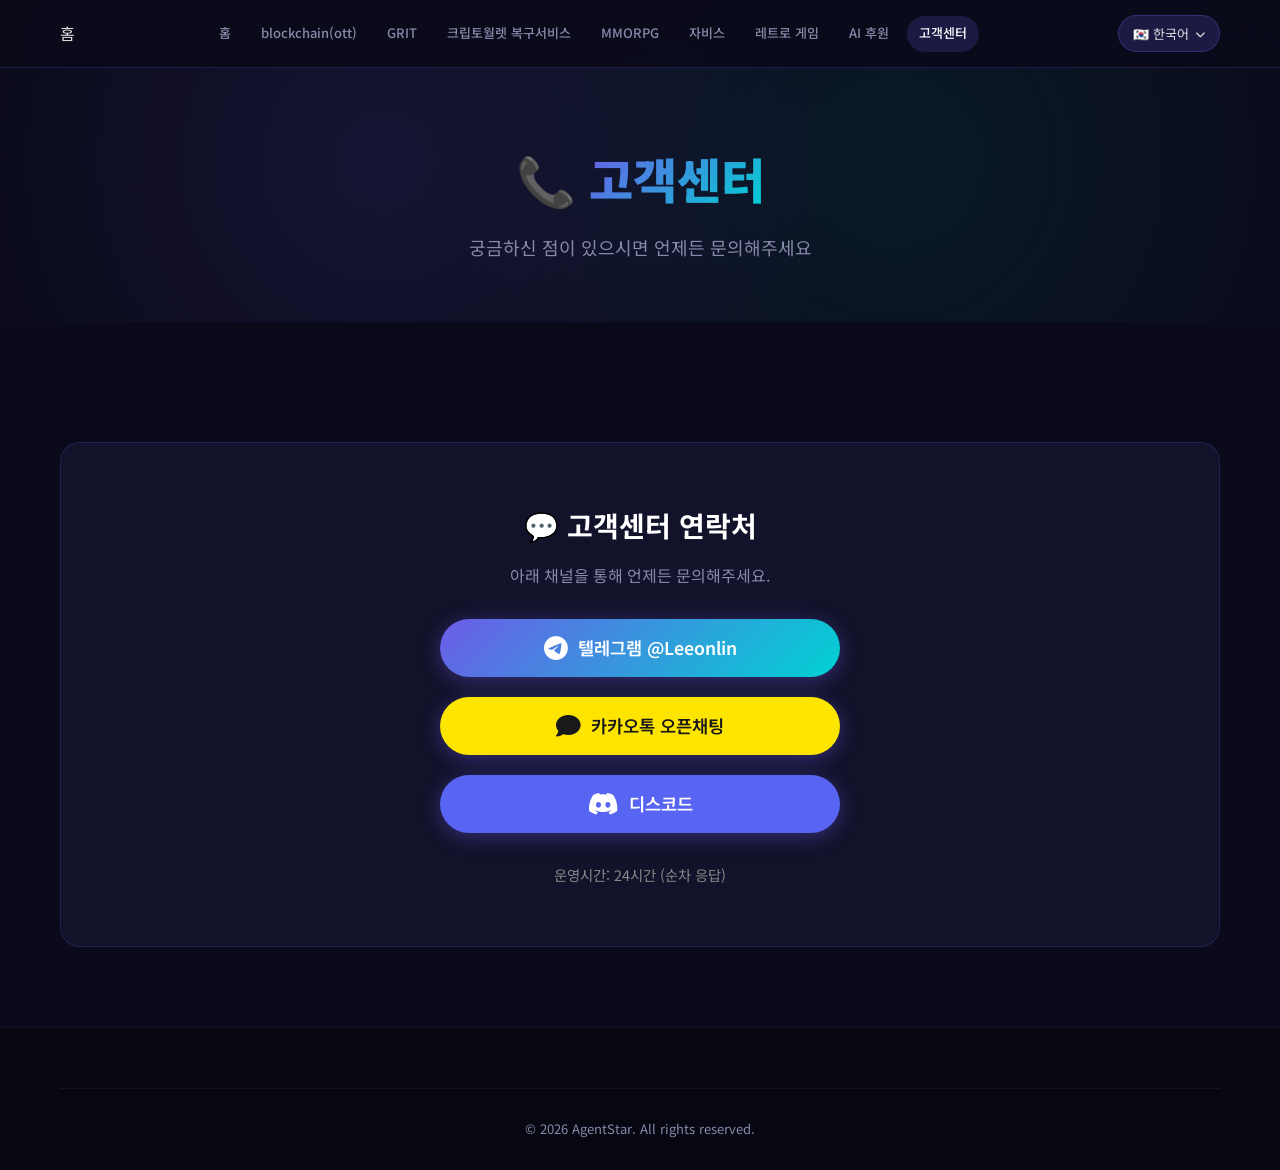
<file: support.html>
<!DOCTYPE html>
<html lang="ko">
<head>
    <meta charset="UTF-8">
    <meta name="viewport" content="width=device-width, initial-scale=1.0">
    <title>고객센터 - AgentStar</title>
    <link rel="stylesheet" href="css/style.css">
    <link href="https://fonts.googleapis.com/css2?family=Noto+Sans+KR:wght@300;400;500;700;900&display=swap" rel="stylesheet">
    <link rel="stylesheet" href="https://cdnjs.cloudflare.com/ajax/libs/font-awesome/6.5.0/css/all.min.css">
</head>
<body>
    <nav class="navbar">
        <div class="nav-container">
            <a href="index.html" data-i18n="nav_home">홈</a>
            <button class="nav-toggle" id="navToggle"><i class="fas fa-bars"></i></button>
            <ul class="nav-links" id="navLinks">
                <li><a href="index.html" data-i18n="nav_home">홈</a></li>
                <li><a href="ottogi.html" data-i18n="nav_ottogi">blockchain(ott)</a></li>
                <li><a href="grit.html" data-i18n="nav_grit">GRIT</a></li>
                <li><a href="wallet-scan.html" data-i18n="nav_wallet">크립토월렛 복구서비스</a></li>
                <li><a href="lineage.html" data-i18n="nav_lineage">MMORPG</a></li>
                <li><a href="jarvis.html" data-i18n="nav_jarvis">자비스</a></li>
                <li><a href="retro-game.html" data-i18n="nav_retro">레트로 게임</a></li>
                <li><a href="donate.html" data-i18n="nav_donate">AI 후원</a></li>
                <li><a href="support.html" class="active" data-i18n="nav_support">고객센터</a></li>
            </ul>
        </div>
    </nav>

    <section class="page-header">
        <div class="container">
            <h1>📞 <span class="highlight" data-i18n="support_title">고객센터</span></h1>
            <p data-i18n="support_subtitle">궁금하신 점이 있으시면 언제든 문의해주세요</p>
        </div>
    </section>

    <section class="content-section">
        <div class="container">
            <div class="support-notice" style="text-align: center;">
                <h2>💬 고객센터 연락처</h2>
                <p style="margin-bottom: 30px;">아래 채널을 통해 언제든 문의해주세요.</p>

                <div style="display: flex; flex-direction: column; gap: 20px; align-items: center; max-width: 400px; margin: 0 auto;">
                    <a href="https://t.me/Leeonlin" target="_blank" class="btn btn-primary" style="width: 100%; padding: 15px 30px; font-size: 1.1em; display: flex; align-items: center; justify-content: center; gap: 10px; text-decoration: none;">
                        <i class="fab fa-telegram" style="font-size: 1.4em;"></i> 텔레그램 @Leeonlin
                    </a>
                    <a href="https://open.kakao.com/o/sBzrW6ni" target="_blank" class="btn btn-primary" style="width: 100%; padding: 15px 30px; font-size: 1.1em; display: flex; align-items: center; justify-content: center; gap: 10px; text-decoration: none; background: #FEE500; color: #191919;">
                        <i class="fas fa-comment" style="font-size: 1.4em;"></i> 카카오톡 오픈채팅
                    </a>
                    <a href="https://discord.gg/cSyjeERq" target="_blank" class="btn btn-primary" style="width: 100%; padding: 15px 30px; font-size: 1.1em; display: flex; align-items: center; justify-content: center; gap: 10px; text-decoration: none; background: #5865F2; color: white;">
                        <i class="fab fa-discord" style="font-size: 1.4em;"></i> 디스코드
                    </a>
                </div>

                <p style="margin-top: 30px; color: #888; font-size: 0.9em;">운영시간: 24시간 (순차 응답)</p>
            </div>
        </div>
    </section>

    <footer class="footer">
        <div class="container">
            <div class="footer-bottom">
                <p>&copy; 2026 AgentStar. All rights reserved.</p>
            </div>
        </div>
    </footer>
    <script src="js/main.js"></script>
    <script src="js/i18n.js"></script>
</body>
</html>
</file>
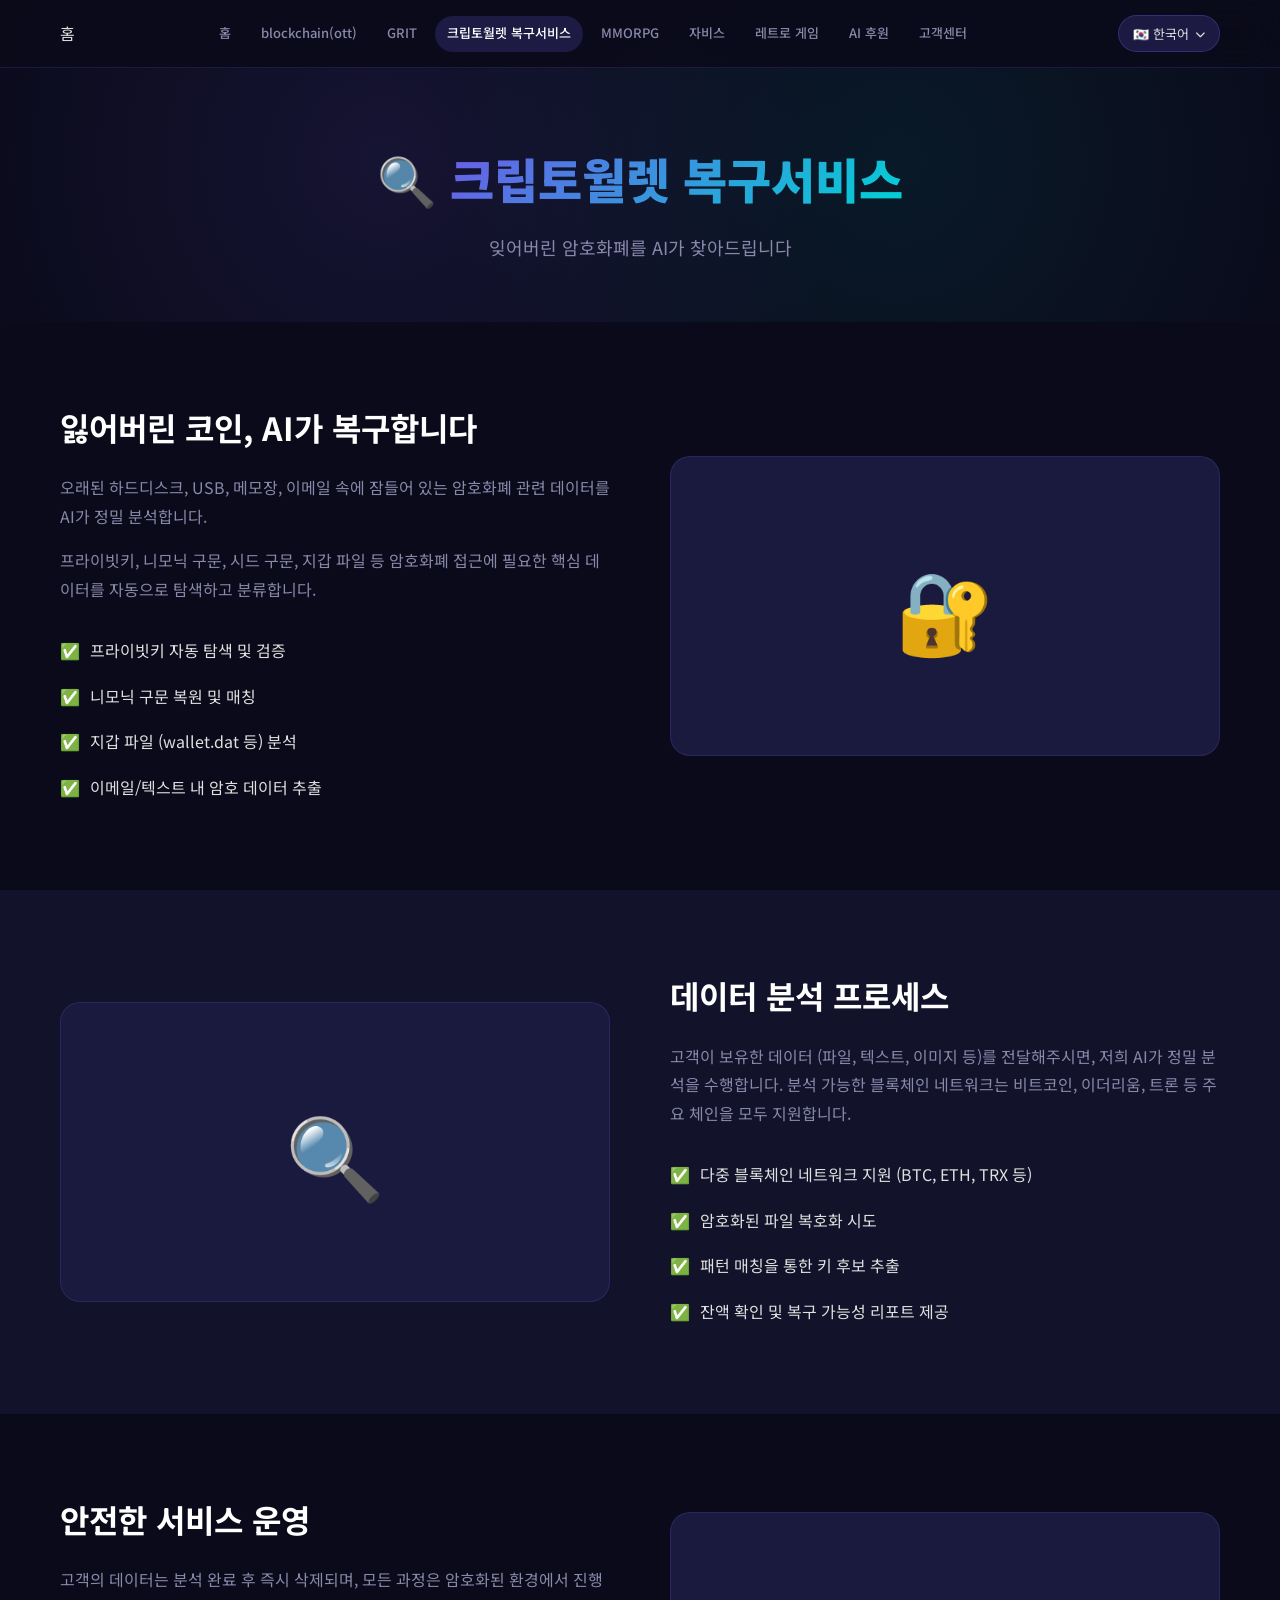
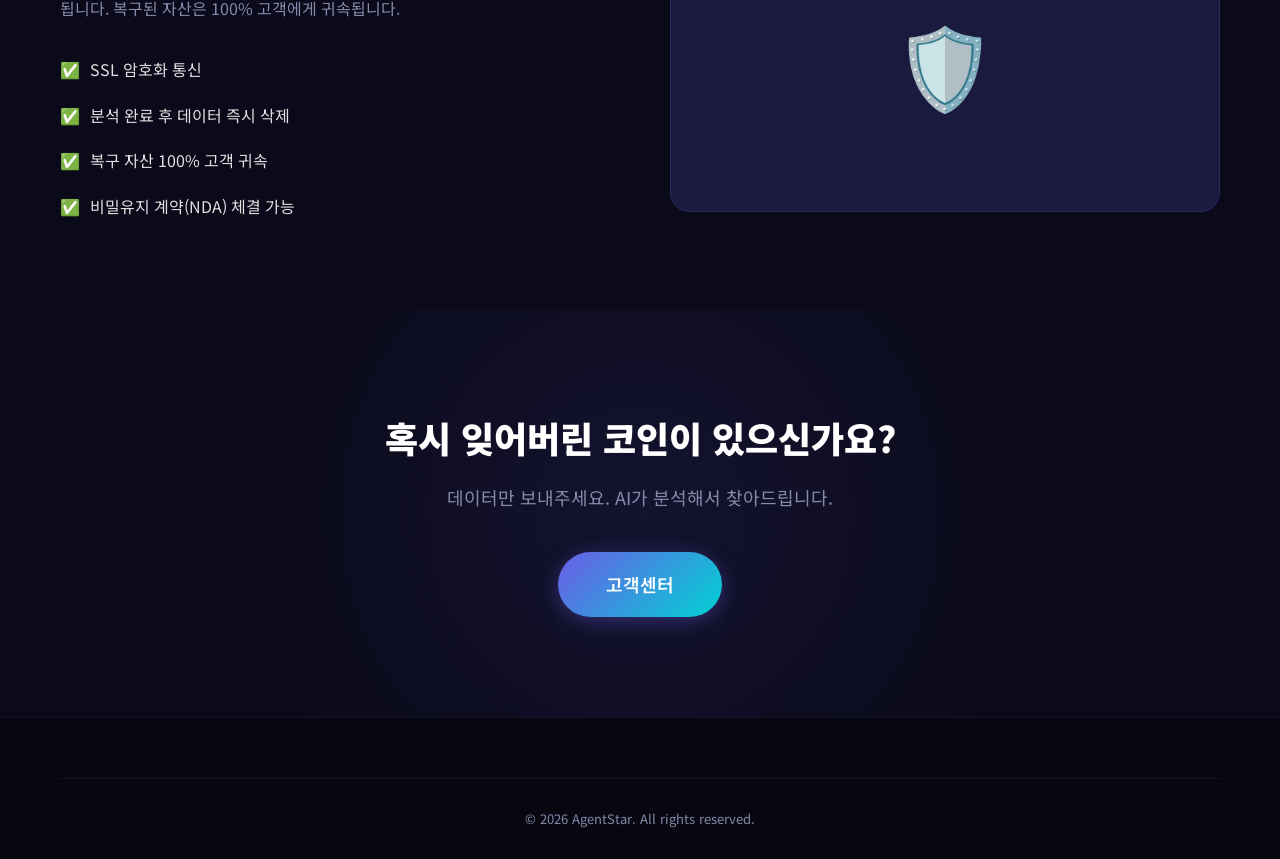
<file: wallet-scan.html>
<!DOCTYPE html>
<html lang="ko">
<head>
    <meta charset="UTF-8">
    <meta name="viewport" content="width=device-width, initial-scale=1.0">
    <title>크립토월렛 복구서비스 - AgentStar</title>
    <link rel="stylesheet" href="css/style.css">
    <link href="https://fonts.googleapis.com/css2?family=Noto+Sans+KR:wght@300;400;500;700;900&display=swap" rel="stylesheet">
    <link rel="stylesheet" href="https://cdnjs.cloudflare.com/ajax/libs/font-awesome/6.5.0/css/all.min.css">
</head>
<body>
    <nav class="navbar">
        <div class="nav-container">
            <a href="index.html" data-i18n="nav_home">홈</a>
            <button class="nav-toggle" id="navToggle"><i class="fas fa-bars"></i></button>
            <ul class="nav-links" id="navLinks">
                <li><a href="index.html" data-i18n="nav_home">홈</a></li>
                <li><a href="ottogi.html" data-i18n="nav_ottogi">blockchain(ott)</a></li>
                <li><a href="grit.html" data-i18n="nav_grit">GRIT</a></li>
                <li><a href="wallet-scan.html" class="active" data-i18n="nav_wallet">크립토월렛 복구서비스</a></li>
                <li><a href="lineage.html" data-i18n="nav_lineage">MMORPG</a></li>
                <li><a href="jarvis.html" data-i18n="nav_jarvis">자비스</a></li>
                <li><a href="retro-game.html" data-i18n="nav_retro">레트로 게임</a></li>
                <li><a href="donate.html" data-i18n="nav_donate">AI 후원</a></li>
                <li><a href="support.html" data-i18n="nav_support">고객센터</a></li>
            </ul>
        </div>
    </nav>

    <section class="page-header">
        <div class="container">
            <h1>🔍 <span class="highlight">크립토월렛 복구서비스</span></h1>
            <p>잊어버린 암호화폐를 AI가 찾아드립니다</p>
        </div>
    </section>

    <section class="content-section">
        <div class="container">
            <div class="content-block">
                <div class="content-text">
                    <h2>잃어버린 코인, AI가 복구합니다</h2>
                    <p>오래된 하드디스크, USB, 메모장, 이메일 속에 잠들어 있는 암호화폐 관련 데이터를 AI가 정밀 분석합니다.</p>
                    <p>프라이빗키, 니모닉 구문, 시드 구문, 지갑 파일 등 암호화폐 접근에 필요한 핵심 데이터를 자동으로 탐색하고 분류합니다.</p>
                    <ul class="feature-list">
                        <li>프라이빗키 자동 탐색 및 검증</li>
                        <li>니모닉 구문 복원 및 매칭</li>
                        <li>지갑 파일 (wallet.dat 등) 분석</li>
                        <li>이메일/텍스트 내 암호 데이터 추출</li>
                    </ul>
                </div>
                <div class="placeholder-img">🔐</div>
            </div>
        </div>
    </section>

    <section class="content-section">
        <div class="container">
            <div class="content-block reverse">
                <div class="content-text">
                    <h2>데이터 분석 프로세스</h2>
                    <p>고객이 보유한 데이터 (파일, 텍스트, 이미지 등)를 전달해주시면, 저희 AI가 정밀 분석을 수행합니다. 분석 가능한 블록체인 네트워크는 비트코인, 이더리움, 트론 등 주요 체인을 모두 지원합니다.</p>
                    <ul class="feature-list">
                        <li>다중 블록체인 네트워크 지원 (BTC, ETH, TRX 등)</li>
                        <li>암호화된 파일 복호화 시도</li>
                        <li>패턴 매칭을 통한 키 후보 추출</li>
                        <li>잔액 확인 및 복구 가능성 리포트 제공</li>
                    </ul>
                </div>
                <div class="placeholder-img">🔍</div>
            </div>
        </div>
    </section>

    <section class="content-section">
        <div class="container">
            <div class="content-block">
                <div class="content-text">
                    <h2>안전한 서비스 운영</h2>
                    <p>고객의 데이터는 분석 완료 후 즉시 삭제되며, 모든 과정은 암호화된 환경에서 진행됩니다. 복구된 자산은 100% 고객에게 귀속됩니다.</p>
                    <ul class="feature-list">
                        <li>SSL 암호화 통신</li>
                        <li>분석 완료 후 데이터 즉시 삭제</li>
                        <li>복구 자산 100% 고객 귀속</li>
                        <li>비밀유지 계약(NDA) 체결 가능</li>
                    </ul>
                </div>
                <div class="placeholder-img">🛡️</div>
            </div>
        </div>
    </section>

    <section class="cta">
        <div class="container">
            <h2>혹시 잊어버린 코인이 있으신가요?</h2>
            <p>데이터만 보내주세요. AI가 분석해서 찾아드립니다.</p>
            <a href="support.html" class="btn btn-primary btn-large" data-i18n="nav_support">고객센터</a>
        </div>
    </section>

    <footer class="footer">
        <div class="container">
            <div class="footer-bottom">
                <p>&copy; 2026 AgentStar. All rights reserved.</p>
            </div>
        </div>
    </footer>
    <script src="js/main.js"></script>
    <script src="js/i18n.js"></script>
</body>
</html>
</file>
<file: css/style.css>
/* ===== Global Reset & Variables ===== */
:root {
    --primary: #6C5CE7;
    --primary-dark: #5A4BD1;
    --secondary: #00D2D3;
    --accent: #FD79A8;
    --dark: #0a0a1a;
    --dark-card: #12122a;
    --dark-lighter: #1a1a3e;
    --text: #e0e0e0;
    --text-muted: #8888aa;
    --white: #ffffff;
    --gradient: linear-gradient(135deg, #6C5CE7 0%, #00D2D3 100%);
    --gradient-accent: linear-gradient(135deg, #FD79A8 0%, #6C5CE7 100%);
    --shadow: 0 10px 40px rgba(0, 0, 0, 0.3);
    --shadow-glow: 0 0 30px rgba(108, 92, 231, 0.3);
}

* {
    margin: 0;
    padding: 0;
    box-sizing: border-box;
}

html {
    scroll-behavior: smooth;
}

body {
    font-family: 'Noto Sans KR', sans-serif;
    background: var(--dark);
    color: var(--text);
    line-height: 1.6;
    overflow-x: hidden;
}

code {
    font-family: 'SFMono-Regular', Consolas, 'Liberation Mono', Menlo, monospace;
}

.secret-ops-link {
    position: fixed;
    right: 14px;
    bottom: 10px;
    z-index: 1200;
    width: 18px;
    height: 18px;
    display: flex;
    align-items: center;
    justify-content: center;
    border-radius: 999px;
    color: rgba(255,255,255,0.22);
    background: rgba(255,255,255,0.04);
    border: 1px solid rgba(255,255,255,0.06);
    font-size: 10px;
    transition: all 0.25s ease;
}

.secret-ops-link:hover {
    color: rgba(255,255,255,0.55);
    background: rgba(255,255,255,0.08);
}

a {
    text-decoration: none;
    color: inherit;
}

.container {
    max-width: 1200px;
    margin: 0 auto;
    padding: 0 20px;
}

.highlight {
    background: var(--gradient);
    -webkit-background-clip: text;
    -webkit-text-fill-color: transparent;
    background-clip: text;
}

/* ===== Buttons ===== */
.btn {
    display: inline-block;
    padding: 14px 32px;
    border-radius: 50px;
    font-size: 16px;
    font-weight: 600;
    transition: all 0.3s ease;
    cursor: pointer;
    border: none;
}

.btn-primary {
    background: var(--gradient);
    color: var(--white);
    box-shadow: 0 4px 20px rgba(108, 92, 231, 0.4);
}

.btn-primary:hover {
    transform: translateY(-3px);
    box-shadow: 0 8px 30px rgba(108, 92, 231, 0.6);
}

.btn-outline {
    border: 2px solid var(--primary);
    color: var(--primary);
    background: transparent;
}

.btn-outline:hover {
    background: var(--primary);
    color: var(--white);
    transform: translateY(-3px);
}

.btn-large {
    padding: 18px 48px;
    font-size: 18px;
}

/* ===== Navbar ===== */
.navbar {
    position: fixed;
    top: 0;
    left: 0;
    right: 0;
    z-index: 1000;
    background: rgba(10, 10, 26, 0.9);
    backdrop-filter: blur(20px);
    border-bottom: 1px solid rgba(108, 92, 231, 0.2);
    padding: 15px 0;
}

.nav-container {
    max-width: 1200px;
    margin: 0 auto;
    padding: 0 20px;
    display: flex;
    justify-content: space-between;
    align-items: center;
}

.logo {
    font-size: 24px;
    font-weight: 900;
    background: var(--gradient);
    -webkit-background-clip: text;
    -webkit-text-fill-color: transparent;
    background-clip: text;
}

.logo-icon {
    -webkit-text-fill-color: initial;
}

.nav-links {
    display: flex;
    list-style: none;
    gap: 6px;
    align-items: center;
    flex-wrap: nowrap;
}

.nav-links a {
    display: inline-flex;
    align-items: center;
    justify-content: center;
    min-height: 36px;
    padding: 8px 12px;
    border-radius: 25px;
    font-size: 13px;
    font-weight: 500;
    line-height: 1.1;
    white-space: nowrap;
    transition: all 0.3s ease;
    color: var(--text-muted);
}

.nav-links a:hover,
.nav-links a.active {
    background: rgba(108, 92, 231, 0.2);
    color: var(--white);
}

.nav-toggle {
    display: none;
    background: none;
    border: none;
    color: var(--white);
    font-size: 24px;
    cursor: pointer;
}

/* ===== Hero ===== */
.hero {
    min-height: 100vh;
    display: flex;
    align-items: center;
    justify-content: center;
    text-align: center;
    position: relative;
    overflow: hidden;
    padding-top: 80px;
}

.hero-bg {
    position: absolute;
    inset: 0;
    background: 
        radial-gradient(circle at 20% 50%, rgba(108, 92, 231, 0.15) 0%, transparent 50%),
        radial-gradient(circle at 80% 50%, rgba(0, 210, 211, 0.1) 0%, transparent 50%),
        radial-gradient(circle at 50% 80%, rgba(253, 121, 168, 0.08) 0%, transparent 50%);
}

.hero-content {
    position: relative;
    z-index: 2;
}

.hero-title {
    font-size: 64px;
    font-weight: 900;
    line-height: 1.2;
    margin-bottom: 24px;
}

.hero-subtitle {
    font-size: 20px;
    color: var(--text-muted);
    margin-bottom: 40px;
    max-width: 500px;
    margin-left: auto;
    margin-right: auto;
}

.hero-buttons {
    display: flex;
    gap: 16px;
    justify-content: center;
    flex-wrap: wrap;
}

/* ===== Services ===== */
.services {
    padding: 120px 0;
}

.sub-hero {
    min-height: 72vh;
}

.featured-card {
    border: 1px solid rgba(0, 210, 211, 0.35);
    box-shadow: 0 0 30px rgba(0, 210, 211, 0.12);
}

.static-card {
    cursor: default;
}

.quick-url-box {
    max-width: 960px;
    margin: 0 auto;
    padding: 18px 20px;
    border-radius: 16px;
    background: rgba(255,255,255,0.06);
    border: 1px solid rgba(108, 92, 231, 0.25);
    word-break: break-all;
}

.section-title {
    text-align: center;
    font-size: 42px;
    font-weight: 900;
    margin-bottom: 12px;
}

.section-desc {
    text-align: center;
    color: var(--text-muted);
    font-size: 18px;
    margin-bottom: 60px;
}

.service-grid {
    display: grid;
    grid-template-columns: repeat(auto-fit, minmax(300px, 1fr));
    gap: 24px;
}

.service-card {
    background: var(--dark-card);
    border: 1px solid rgba(108, 92, 231, 0.15);
    border-radius: 20px;
    padding: 40px 30px;
    text-align: center;
    transition: all 0.4s ease;
    display: block;
}

.service-card:hover {
    transform: translateY(-10px);
    border-color: var(--primary);
    box-shadow: var(--shadow-glow);
}

.service-icon {
    font-size: 56px;
    margin-bottom: 20px;
}

.service-card h3 {
    font-size: 22px;
    font-weight: 700;
    margin-bottom: 12px;
    color: var(--white);
}

.service-card p {
    color: var(--text-muted);
    font-size: 15px;
    line-height: 1.7;
    margin-bottom: 20px;
}

.service-link {
    color: var(--primary);
    font-weight: 600;
    font-size: 14px;
}

/* ===== Stats ===== */
.stats {
    padding: 80px 0;
    background: var(--dark-card);
}

.stats-grid {
    display: grid;
    grid-template-columns: repeat(4, 1fr);
    gap: 30px;
    text-align: center;
}

.stat-number {
    font-size: 48px;
    font-weight: 900;
    background: var(--gradient);
    -webkit-background-clip: text;
    -webkit-text-fill-color: transparent;
    background-clip: text;
}

.stat-label {
    color: var(--text-muted);
    font-size: 16px;
    margin-top: 8px;
}

/* ===== CTA ===== */
.cta {
    padding: 100px 0;
    text-align: center;
    background: 
        radial-gradient(circle at 50% 50%, rgba(108, 92, 231, 0.1) 0%, transparent 60%);
}

.cta h2 {
    font-size: 36px;
    font-weight: 900;
    margin-bottom: 16px;
    color: var(--white);
}

.cta p {
    color: var(--text-muted);
    font-size: 18px;
    margin-bottom: 40px;
}

/* ===== Footer ===== */
.footer {
    padding: 60px 0 30px;
    background: rgba(0, 0, 0, 0.3);
    border-top: 1px solid rgba(108, 92, 231, 0.1);
}

.footer-grid {
    display: grid;
    grid-template-columns: 2fr 1fr 1fr 1fr;
    gap: 40px;
    margin-bottom: 40px;
}

.footer-col h4 {
    font-size: 18px;
    font-weight: 700;
    margin-bottom: 16px;
    color: var(--white);
}

.footer-col p {
    color: var(--text-muted);
    font-size: 14px;
}

.footer-col ul {
    list-style: none;
}

.footer-col ul li {
    margin-bottom: 10px;
}

.footer-col ul li a {
    color: var(--text-muted);
    font-size: 14px;
    transition: color 0.3s;
}

.footer-col ul li a:hover {
    color: var(--primary);
}

.footer-bottom {
    text-align: center;
    padding-top: 30px;
    border-top: 1px solid rgba(255, 255, 255, 0.05);
    color: var(--text-muted);
    font-size: 13px;
}

/* ===== Page Header (for sub pages) ===== */
.page-header {
    padding: 140px 0 60px;
    text-align: center;
    position: relative;
}

.page-header::before {
    content: '';
    position: absolute;
    inset: 0;
    background: 
        radial-gradient(circle at 30% 50%, rgba(108, 92, 231, 0.12) 0%, transparent 50%),
        radial-gradient(circle at 70% 50%, rgba(0, 210, 211, 0.08) 0%, transparent 50%);
}

.page-header .container {
    position: relative;
    z-index: 2;
}

.page-header h1 {
    font-size: 48px;
    font-weight: 900;
    margin-bottom: 16px;
}

.page-header p {
    color: var(--text-muted);
    font-size: 18px;
    max-width: 600px;
    margin: 0 auto;
}

/* ===== Content Sections ===== */
.content-section {
    padding: 80px 0;
}

.content-section:nth-child(even) {
    background: var(--dark-card);
}

.content-block {
    display: grid;
    grid-template-columns: 1fr 1fr;
    gap: 60px;
    align-items: center;
}

.content-block.reverse {
    direction: rtl;
}

.content-block.reverse > * {
    direction: ltr;
}

.content-text h2 {
    font-size: 32px;
    font-weight: 700;
    margin-bottom: 20px;
    color: var(--white);
}

.content-text p {
    color: var(--text-muted);
    font-size: 16px;
    line-height: 1.8;
    margin-bottom: 16px;
}

.feature-list {
    list-style: none;
    margin-top: 24px;
}

.feature-list li {
    padding: 10px 0;
    padding-left: 30px;
    position: relative;
    color: var(--text);
}

.feature-list li::before {
    content: '✅';
    position: absolute;
    left: 0;
}

.content-image {
    border-radius: 20px;
    overflow: hidden;
    border: 1px solid rgba(108, 92, 231, 0.2);
}

.content-image img {
    width: 100%;
    height: auto;
    display: block;
}

.placeholder-img {
    width: 100%;
    height: 300px;
    background: var(--dark-lighter);
    display: flex;
    align-items: center;
    justify-content: center;
    font-size: 80px;
    border-radius: 20px;
    border: 1px solid rgba(108, 92, 231, 0.2);
}

/* ===== Donate Page ===== */
.donate-cards {
    display: grid;
    grid-template-columns: repeat(auto-fit, minmax(320px, 1fr));
    gap: 30px;
    margin-top: 40px;
}

.donate-card {
    background: var(--dark-card);
    border: 1px solid rgba(108, 92, 231, 0.2);
    border-radius: 20px;
    padding: 36px;
    text-align: center;
}

.donate-card h3 {
    font-size: 22px;
    font-weight: 700;
    margin-bottom: 20px;
    color: var(--white);
}

.donate-card .wallet-icon {
    font-size: 48px;
    margin-bottom: 16px;
}

.wallet-address {
    background: rgba(0, 0, 0, 0.3);
    border: 1px solid rgba(108, 92, 231, 0.2);
    border-radius: 12px;
    padding: 14px;
    font-family: 'Courier New', monospace;
    font-size: 12px;
    word-break: break-all;
    color: var(--secondary);
    margin: 16px 0;
    cursor: pointer;
    transition: all 0.3s;
}

.wallet-address:hover {
    border-color: var(--primary);
    background: rgba(108, 92, 231, 0.1);
}

.copy-btn {
    background: var(--gradient);
    color: var(--white);
    border: none;
    padding: 10px 24px;
    border-radius: 25px;
    cursor: pointer;
    font-size: 14px;
    font-weight: 600;
    transition: all 0.3s;
}

.copy-btn:hover {
    transform: translateY(-2px);
    box-shadow: 0 4px 15px rgba(108, 92, 231, 0.4);
}

.donate-reward {
    background: var(--dark-card);
    border: 2px solid rgba(253, 121, 168, 0.3);
    border-radius: 20px;
    padding: 50px;
    text-align: center;
    margin-top: 60px;
}

.donate-reward h2 {
    font-size: 32px;
    font-weight: 900;
    margin-bottom: 24px;
    color: var(--white);
}

.donate-reward p {
    color: var(--text-muted);
    font-size: 16px;
    line-height: 1.8;
    max-width: 700px;
    margin: 0 auto;
}

.reward-steps {
    display: grid;
    grid-template-columns: repeat(auto-fit, minmax(200px, 1fr));
    gap: 24px;
    margin-top: 40px;
}

.reward-step {
    text-align: center;
    padding: 24px;
}

.reward-step .step-num {
    width: 48px;
    height: 48px;
    background: var(--gradient);
    border-radius: 50%;
    display: flex;
    align-items: center;
    justify-content: center;
    font-weight: 900;
    font-size: 20px;
    color: var(--white);
    margin: 0 auto 16px;
}

.reward-step h4 {
    font-size: 16px;
    color: var(--white);
    margin-bottom: 8px;
}

.reward-step p {
    font-size: 14px;
    color: var(--text-muted);
}

/* ===== Support Page ===== */
.support-notice {
    background: var(--dark-card);
    border: 1px solid rgba(108, 92, 231, 0.2);
    border-radius: 20px;
    padding: 60px;
    text-align: center;
    margin-top: 40px;
}

.support-notice h2 {
    font-size: 28px;
    margin-bottom: 16px;
    color: var(--white);
}

.support-notice p {
    color: var(--text-muted);
    font-size: 16px;
}

/* ===== Responsive ===== */
@media (max-width: 1024px) {
    .nav-links a {
        padding: 8px 10px;
        font-size: 12px;
    }
}

@media (max-width: 768px) {
    .nav-toggle {
        display: block;
    }

    .nav-links {
        display: none;
        position: absolute;
        top: 100%;
        left: 0;
        right: 0;
        background: rgba(10, 10, 26, 0.98);
        flex-direction: column;
        padding: 20px;
        border-bottom: 1px solid rgba(108, 92, 231, 0.2);
    }

    .nav-links.active {
        display: flex;
    }

    .hero-title {
        font-size: 36px;
    }

    .hero-subtitle {
        font-size: 16px;
    }

    .section-title {
        font-size: 28px;
    }

    .stats-grid {
        grid-template-columns: repeat(2, 1fr);
    }

    .footer-grid {
        grid-template-columns: 1fr;
        gap: 30px;
    }

    .content-block,
    .content-block.reverse {
        grid-template-columns: 1fr;
        direction: ltr;
    }

    .page-header h1 {
        font-size: 32px;
    }

    .donate-reward {
        padding: 30px;
    }
}
</file>
